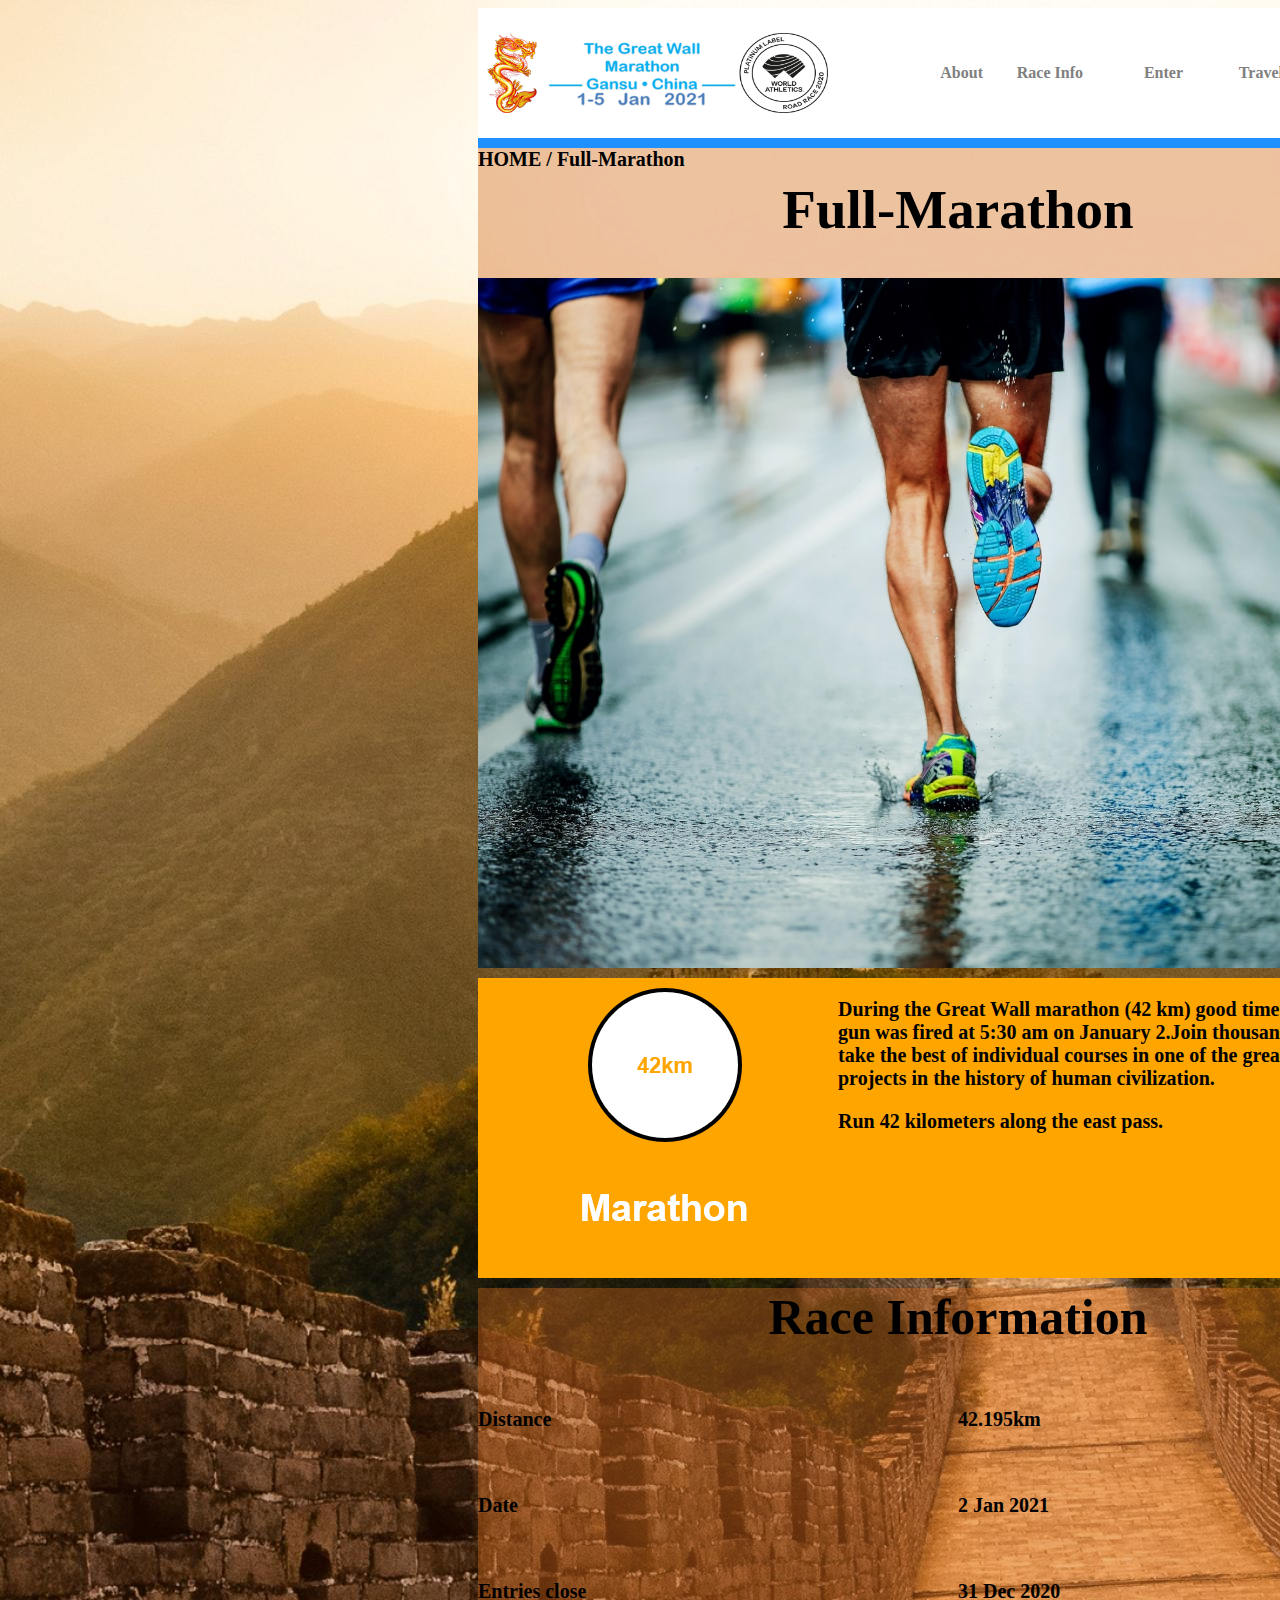
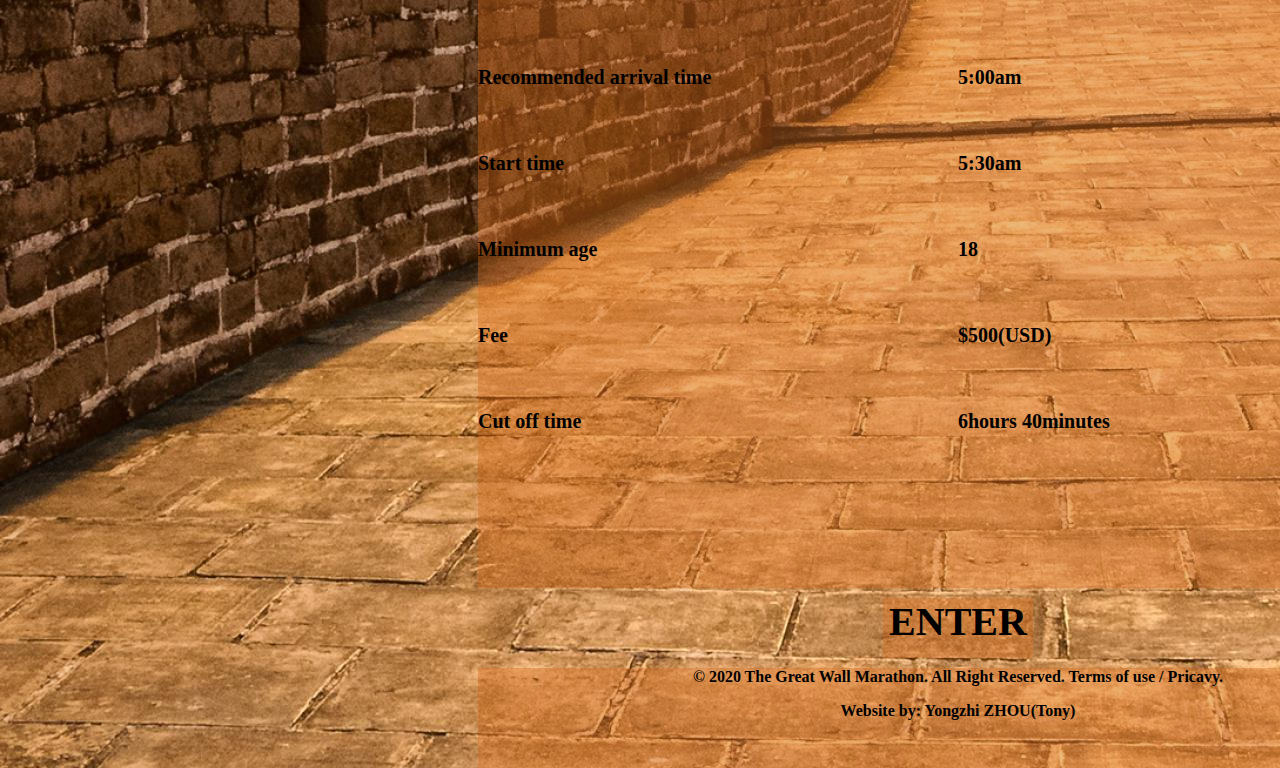
<file: HTML/42km.html>
<!DOCTYPE html>
<html lang="en">
<head>
    <meta charset="UTF-8">
    <meta name="viewport" content="width=device-width, initial-scale=1.0">
    <title>Document</title>
    <link rel="stylesheet" href="../CSS/42km.css">
</head>
<body>
    <div id="Header">
        <div class="Header-left">
            <img src="../Image/Title.png" > 
        </div>
        <div class="Header-right" >
            <div class="nav"id="intro">
                <ul class="first-menu">
                    <li class="first-list hover-area hover-area-about"><a class="first-nav" href="#">About</a></li>
                    <li class="first-list hover-area hover-area-race-info"><a class="first-nav" href="#">Race Info</a></li>
                    <li class="first-list hover-area hover-area-enter"><a class="first-nav" href="#">Enter</a></li>
                    <li class="first-list hover-area hover-area-travel"><a class="first-nav" href="#">Travel</a></li>
                    <li class="first-list hover-area hover-area-contact"><a class="first-nav" href="#">Contact</a></li>
                </ul>
            </div>
        </div>
    </div>

    <div class="bar hover-area"></div>
    
    <div id="submenu-content-area">
        <div class="sub-menu hover-area hover-area-about-content">
            <ul class="second-menu-1">
                <li class="second-list"><a href="../Index.html">HOME</a></li>
                <li class="second-list"><a href="../HTML/GreatWall.html">The Great Wall</a></li>
                <li class="second-list"><a href="../HTML/marathon.html">Marathon</a></li>
            </ul>
        </div>

        <div class="sub-menu hover-area hover-area-race-info-content">
            <ul class="second-menu-1">
                <li class="second-list"><a href="../HTML/Super.html">Super Marathon</a></li>
                <li class="second-list"><a href="../HTML/42km.html">42km Marathon</a></li>
                <li class="second-list"><a href="../HTML/5km.html">Travel Junior running</a></li>
            </ul>
        </div>

        <div class="sub-menu hover-area hover-area-enter-content">
            <ul class="second-menu-1">
                <li class="second-list"><a href="../HTML/Enter.html">Enter</a></li>
            </ul>
        </div>

        <div class="sub-menu hover-area hover-area-travel-content">
            <ul class="second-menu-1">
                <li class="second-list"><a href="../HTML/Planeticket.html">Flight</a></li>
                <li class="second-list"><a href="../HTML/Hotel.html">Hotel</a></li>
            </ul>
        </div>

        
        <div class="sub-menu hover-area hover-area-contact-content">
            <ul class="second-menu-1">
                <li class="second-list"><a href="../HTML/Contact.html">Contact</a></li>
            </ul>
        </div>
    </div>
    <div class="header_botton">
        <div class="header_botton_1">
            <a href="../Index.html">HOME</a> / Full-Marathon
        </div>
        <div class="header_botton_2">
            Full-Marathon

        </div>
    </div>
    <div class="main">
        <img src="../Image/run.jpg"/>
    </div>
    <div class="main_middle">
        
        <div class="main_middle_A">
            <img src="../Image/42km-sign.png"/>
           
        </div>
        <div class="main_middle_B">
            <p>During the Great Wall marathon (42 km) good time run, the starter's gun was fired at 5:30 am on January 2.Join thousands of efforts to take the best of individual courses in one of the greatest architectural projects in the history of human civilization.
            </p>
            <p>Run 42 kilometers along the east pass.</p>
        </div>
    </div>
    <div class="main_middle_1">Race Information</div>
    <div class="main_botton">
        <div class="main_botton_1">
            
            <p>Distance</p><br>
            
            <p>Date</p><br>

            
            <p>Entries close</p><br>
          
            <p>Recommended arrival time</p><br>
          
            <p>Start time</p><br>
           
            <p>Minimum age</p><br>
          
            <p>Fee</p><br>
           
            <p>Cut off time</p><br>
        </div>
        <div class="main_botton_2">
            <p>42.195km</p><br>
            <p>2 Jan 2021</p><br>
            <p>31 Dec 2020</p><br>
            <p>5:00am</p><br>
            <p>5:30am</p><br>
            <p>18</p><br>
            <p>$500(USD)</p><br>
            <p>6hours 40minutes</p><br>
        </div>
    </div> 
    <div class="botton">
        <a href="../HTML/Enter.html">ENTER</a>
    </div>
    <div class="botton_botton">
        <p>© 2020 The Great Wall Marathon. All Right Reserved. Terms of use / Pricavy.</p>
        <p>Website by: Yongzhi ZHOU(Tony)</p>
    </div>
</body>

<script type="text/JavaScript" src="../Javascript/jquery-3.5.1.js"></script>
<script type="text/JavaScript" src="../Javascript/navigation chart C.js"></script>
<script type="text/JavaScript" src="../Javascript/navigation chart B.js"></script>

</html>
</file>
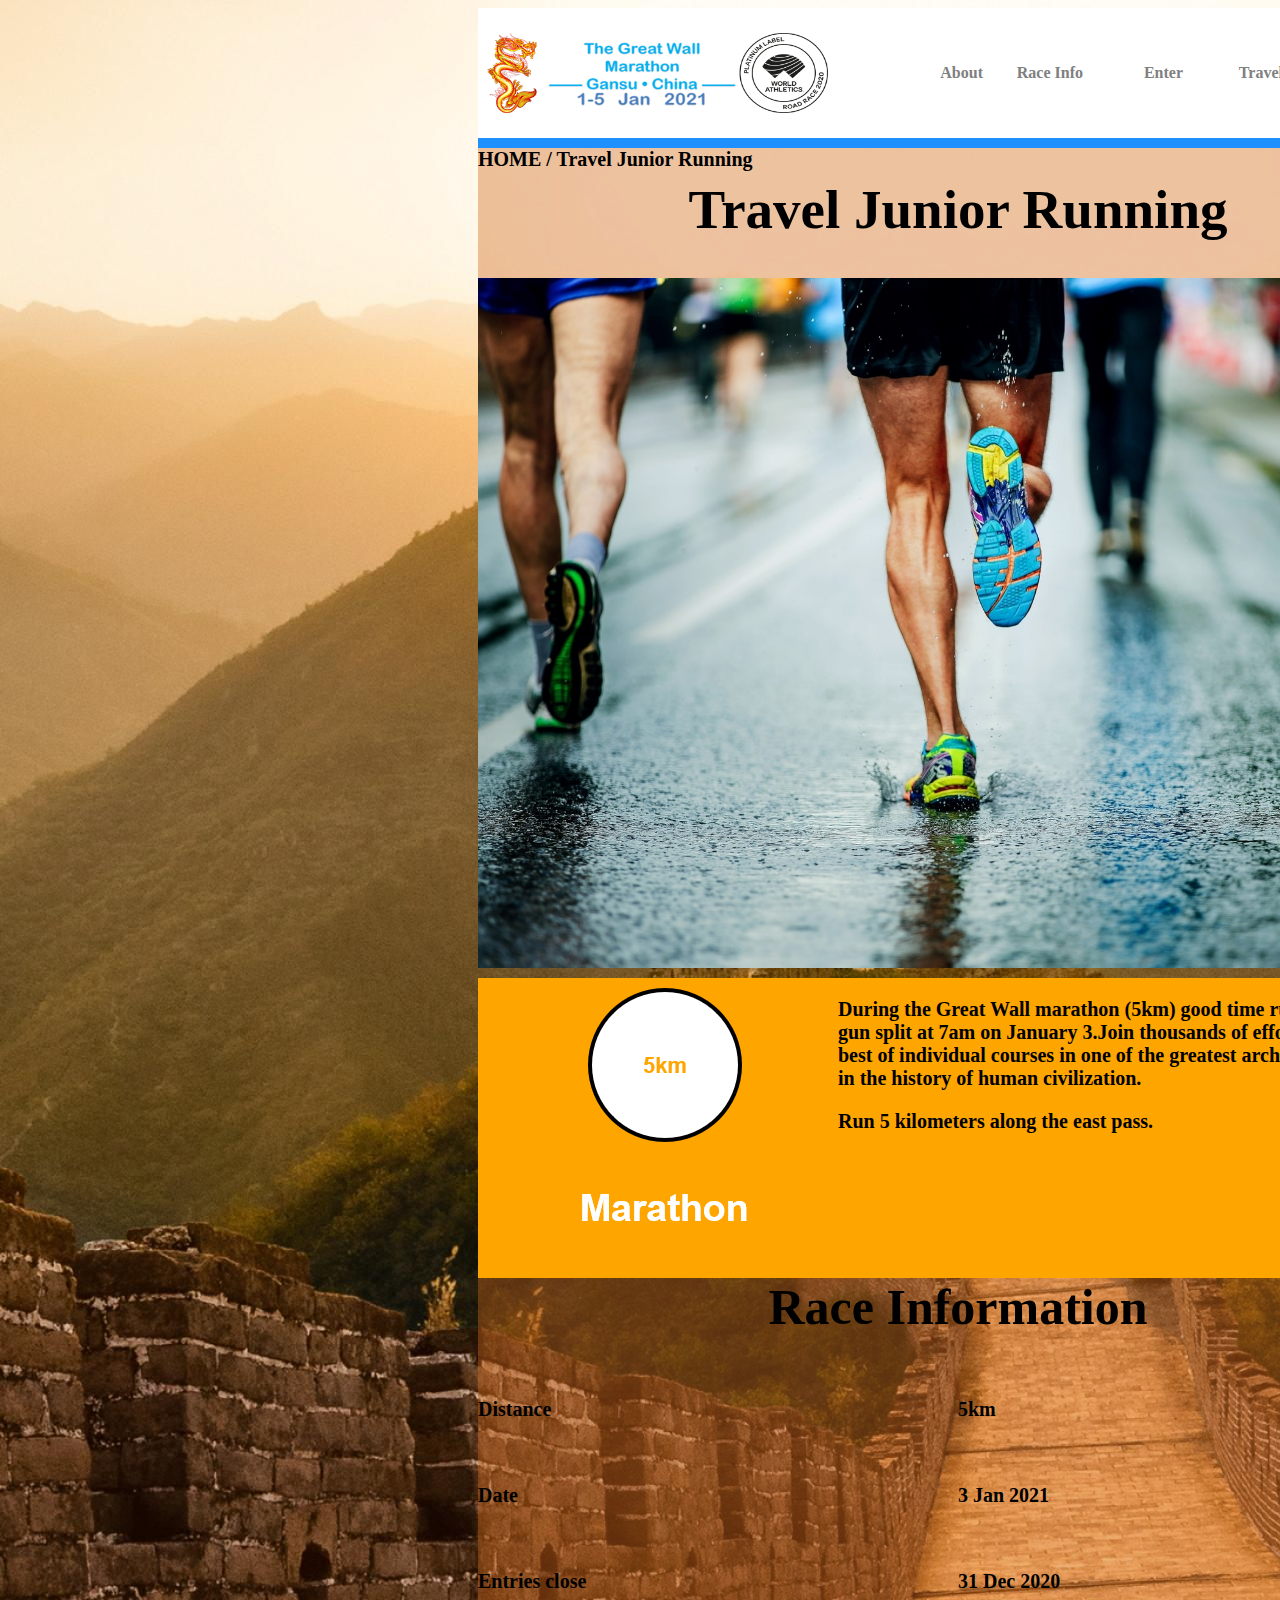
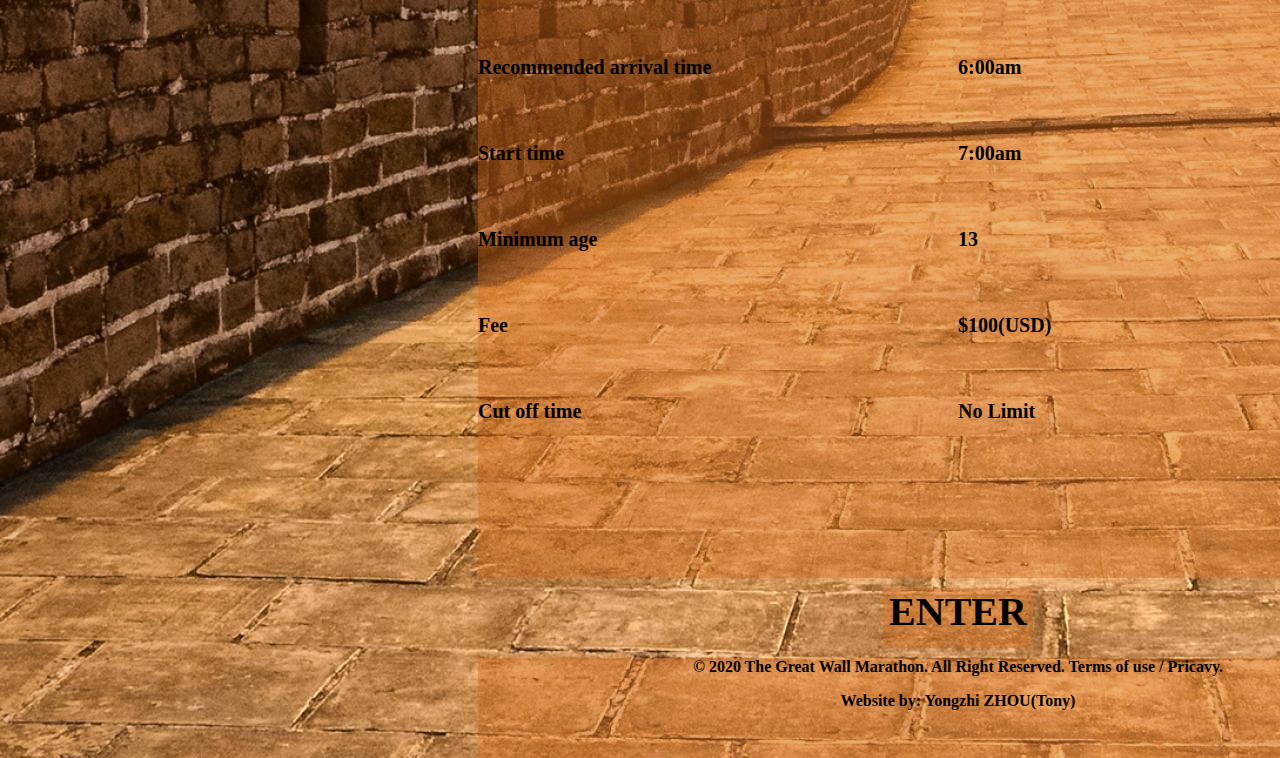
<file: HTML/5km.html>
<!DOCTYPE html>
<html lang="en">
<head>
    <meta charset="UTF-8">
    <meta name="viewport" content="width=device-width, initial-scale=1.0">
    <title>Document</title>
    <link rel="stylesheet" href="../CSS/5km.css">
</head>
<body>
    <div id="Header">
        <div class="Header-left">
            <img src="../Image/Title.png" > 
        </div>
        <div class="Header-right" >
            <div class="nav"id="intro">
                <ul class="first-menu">
                    <li class="first-list hover-area hover-area-about"><a class="first-nav" href="#">About</a></li>
                    <li class="first-list hover-area hover-area-race-info"><a class="first-nav" href="#">Race Info</a></li>
                    <li class="first-list hover-area hover-area-enter"><a class="first-nav" href="#">Enter</a></li>
                    <li class="first-list hover-area hover-area-travel"><a class="first-nav" href="#">Travel</a></li>
                    <li class="first-list hover-area hover-area-contact"><a class="first-nav" href="#">Contact</a></li>
                </ul>
            </div>
        </div>
    </div>

    <div class="bar hover-area"></div>
    
    <div id="submenu-content-area">
        <div class="sub-menu hover-area hover-area-about-content">
            <ul class="second-menu-1">
                <li class="second-list"><a href="../Index.html">HOME</a></li>
                <li class="second-list"><a href="../HTML/GreatWall.html">The Great Wall</a></li>
                <li class="second-list"><a href="../HTML/marathon.html">Marathon</a></li>
            </ul>
        </div>

        <div class="sub-menu hover-area hover-area-race-info-content">
            <ul class="second-menu-1">
                <li class="second-list"><a href="../HTML/Super.html">Super Marathon</a></li>
                <li class="second-list"><a href="../HTML/42km.html">42km Marathon</a></li>
                <li class="second-list"><a href="../HTML/5km.html">Travel Junior running</a></li>
            </ul>
        </div>

        <div class="sub-menu hover-area hover-area-enter-content">
            <ul class="second-menu-1">
                <li class="second-list"><a href="../HTML/Enter.html">Enter</a></li>
            </ul>
        </div>

        <div class="sub-menu hover-area hover-area-travel-content">
            <ul class="second-menu-1">
                <li class="second-list"><a href="../HTML/Planeticket.html">Flight</a></li>
                <li class="second-list"><a href="../HTML/Hotel.html">Hotel</a></li>
            </ul>
        </div>

        
        <div class="sub-menu hover-area hover-area-contact-content">
            <ul class="second-menu-1">
                <li class="second-list"><a href="../HTML/Contact.html">Contact</a></li>
            </ul>
        </div>
        
    </div>
    
    <div class="header_botton">
        <div class="header_botton_1">
            <a href="../Index.html">HOME</a> / Travel Junior Running
        </div>
        <div class="header_botton_2">
            Travel Junior Running

        </div>
    </div>


    <div class="main">
        <img src="../Image/run.jpg"/>
    </div>
    <div class="main_middle">
        
        <div class="main_middle_A">
            <img src="../Image/5km-sign.png"/>
           
        </div>
        <div class="main_middle_B">
            <p>During the Great Wall marathon (5km) good time run, the starter's gun split at 7am on January 3.Join thousands of efforts to take the best of individual courses in one of the greatest architectural projects in the history of human civilization.</p>
            <p>Run 5 kilometers along the east pass.</p>
        </div>
    </div>
    <div class="main_middle_1">Race Information</div>
    <div class="main_botton">
        <div class="main_botton_1">
            
            <p>Distance</p><br>
            
            <p>Date</p><br>

            
            <p>Entries close</p><br>
          
            <p>Recommended arrival time</p><br>
          
            <p>Start time</p><br>
           
            <p>Minimum age</p><br>
          
            <p>Fee</p><br>
           
            <p>Cut off time</p><br>
        </div>
        <div class="main_botton_2">
            <p>5km</p><br>
            <p>3 Jan 2021</p><br>
            <p>31 Dec 2020</p><br>
            <p>6:00am</p><br>
            <p>7:00am</p><br>
            <p>13</p><br>
            <p>$100(USD)</p><br>
            <p>No Limit</p><br>
        </div>
    </div> 
    <div class="botton">
        <a href="../HTML/Enter.html">ENTER</a>
    </div>
    <div class="botton_botton">
        <p>© 2020 The Great Wall Marathon. All Right Reserved. Terms of use / Pricavy.</p>
        <p>Website by: Yongzhi ZHOU(Tony)</p>
    </div>
</body>

    <script type="text/JavaScript" src="../Javascript/jquery-3.5.1.js"></script>
    <script type="text/JavaScript" src="../Javascript/navigation chart C.js"></script>
    <script type="text/JavaScript" src="../Javascript/navigation chart B.js"></script>

</html>
</file>
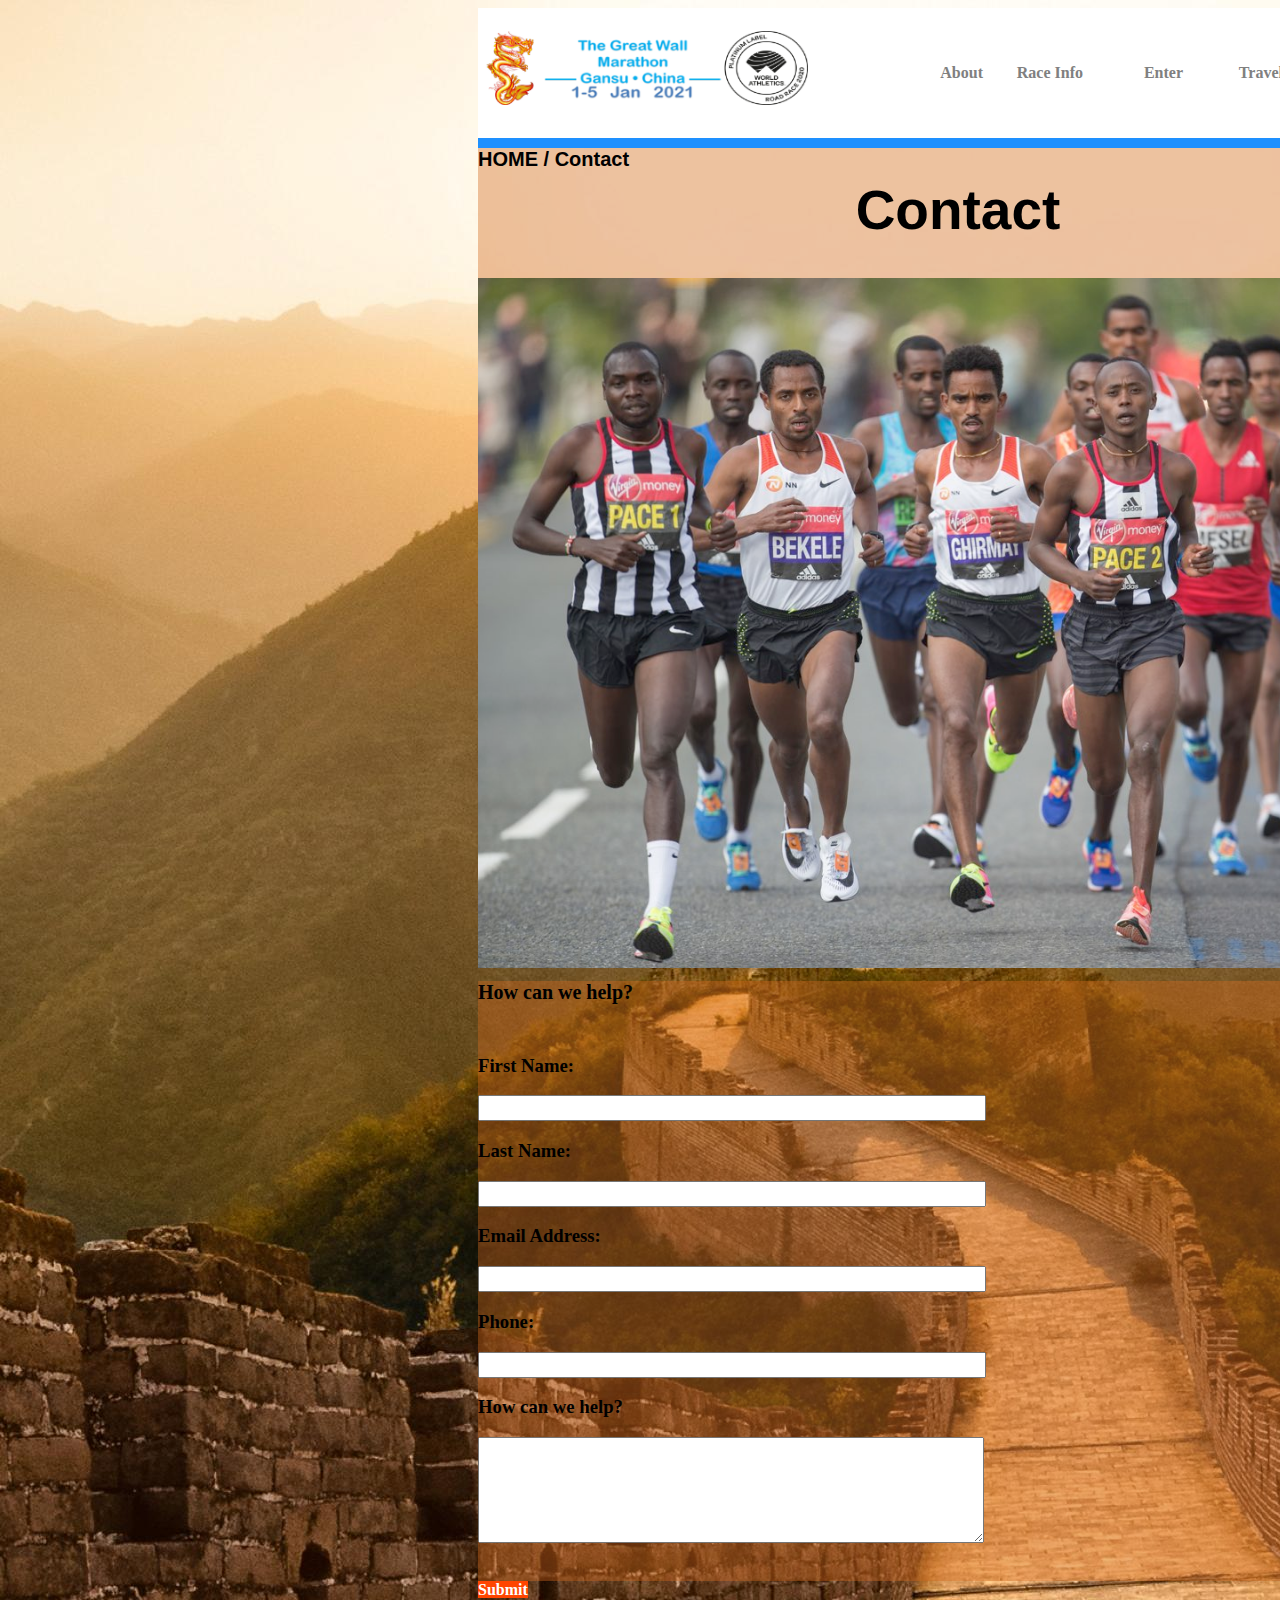
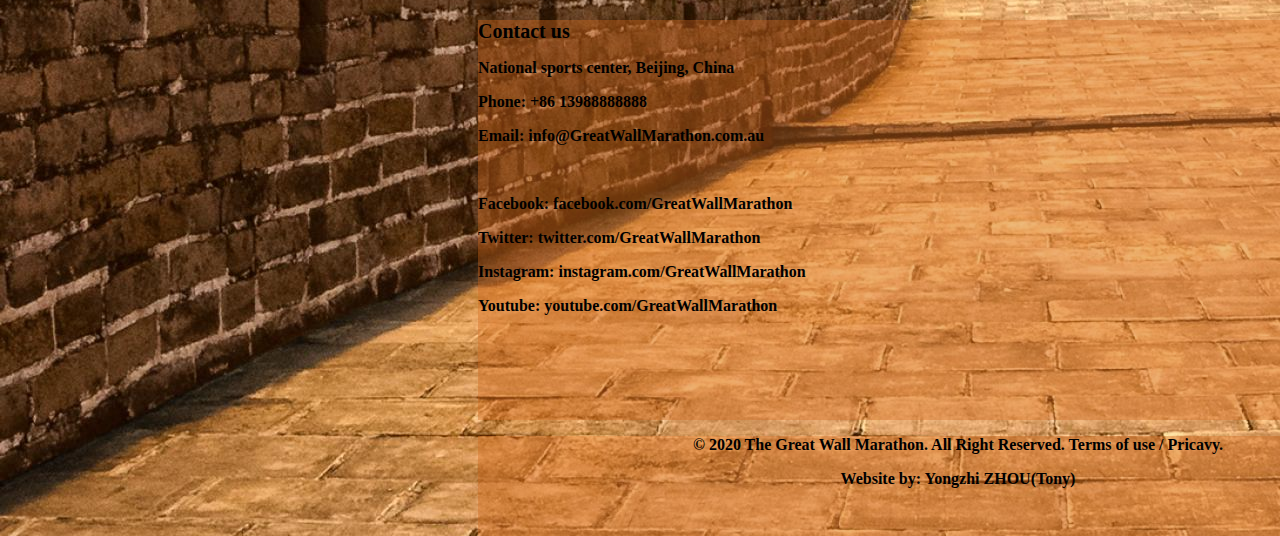
<file: HTML/Contact.html>
<!DOCTYPE html>
<html lang="en">
<head>
    <meta charset="UTF-8">
    <meta name="viewport" content="width=device-width, initial-scale=1.0">
    <title>Document</title>
    <link rel="stylesheet" href="../CSS/Contact.css">
</head>
<body>
    <div id="Header">
        <div class="Header-left">
            <img src="../Image/Title.png" > 
        </div>
        <div class="Header-right" >
            <div class="nav"id="intro">
                <ul class="first-menu">
                    <li class="first-list hover-area hover-area-about"><a class="first-nav" href="#">About</a></li>
                    <li class="first-list hover-area hover-area-race-info"><a class="first-nav" href="#">Race Info</a></li>
                    <li class="first-list hover-area hover-area-enter"><a class="first-nav" href="#">Enter</a></li>
                    <li class="first-list hover-area hover-area-travel"><a class="first-nav" href="#">Travel</a></li>
                    <li class="first-list hover-area hover-area-contact"><a class="first-nav" href="#">Contact</a></li>
                </ul>
            </div>
        </div>
    </div>

    <div class="bar hover-area"></div>
    
    <div id="submenu-content-area">
        <div class="sub-menu hover-area hover-area-about-content">
            <ul class="second-menu-1">
                <li class="second-list"><a href="../Index.html">HOME</a></li>
                <li class="second-list"><a href="../HTML/GreatWall.html">The Great Wall</a></li>
                <li class="second-list"><a href="../HTML/marathon.html">Marathon</a></li>
            </ul>
        </div>

        <div class="sub-menu hover-area hover-area-race-info-content">
            <ul class="second-menu-1">
                <li class="second-list"><a href="../HTML/Super.html">Super Marathon</a></li>
                <li class="second-list"><a href="../HTML/42km.html">42km Marathon</a></li>
                <li class="second-list"><a href="../HTML/5km.html">Travel Junior running</a></li>
            </ul>
        </div>

        <div class="sub-menu hover-area hover-area-enter-content">
            <ul class="second-menu-1">
                <li class="second-list"><a href="../HTML/Enter.html">Enter</a></li>
            </ul>
        </div>

        <div class="sub-menu hover-area hover-area-travel-content">
            <ul class="second-menu-1">
                <li class="second-list"><a href="../HTML/Planeticket.html">Flight</a></li>
                <li class="second-list"><a href="../HTML/Hotel.html">Hotel</a></li>
            </ul>
        </div>

        
        <div class="sub-menu hover-area hover-area-contact-content">
            <ul class="second-menu-1">
                <li class="second-list"><a href="../HTML/Contact.html">Contact</a></li>
            </ul>
        </div>
    </div>
    <div class="header_botton">
        <div class="header_botton_1">
            <a href="../Index.html">HOME</a> / Contact
        </div>
        <div class="header_botton_2">
            Contact

        </div>
    </div>


    <div class="main">
        <img src="../Image/Contact-image.jpg"/>
    </div>
    
    <div class="botton">
        <h1>How can we help?</h1><br>
        <h3>First Name:</h3>
        <input name="" type="text" style="width:500px; height:20px;" />
        <h3>Last Name:</h3>
        <input name="" type="text" style="width:500px; height:20px;" />
        <h3>Email Address:</h3>
        <input name="" type="text" style="width:500px; height:20px;" />
        <h3>Phone:</h3>
        <input name="" type="text" style="width:500px; height:20px;" />
        <h3>How can we help?</h3>
        <textarea name="" clos=",50" rows="5" warp="virtual" style="width: 500px; height: 100px;"></textarea>
    </div>
    <div class="botton_get">
        <a href="">Submit</a>
    </div>
    <div class="botton_middle">
       
        <h1>Contact us</h1>
        <p>National sports center, Beijing, China</p>
        <p>Phone: +86 13988888888</p>
        <p>Email: info@GreatWallMarathon.com.au</p><br>

        <p>Facebook: facebook.com/GreatWallMarathon</p>
        <p>Twitter: twitter.com/GreatWallMarathon</p>
        <p>Instagram: instagram.com/GreatWallMarathon</p>
        <p>Youtube: youtube.com/GreatWallMarathon</p>
    </div>
    <div class="botton_botton">
        <p>© 2020 The Great Wall Marathon. All Right Reserved. Terms of use / Pricavy.</p>
        <p>Website by: Yongzhi ZHOU(Tony)</p>
    </div>
</body>

<script type="text/JavaScript" src="../Javascript/jquery-3.5.1.js"></script>
<script type="text/JavaScript" src="../Javascript/navigation chart C.js"></script>
<script type="text/JavaScript" src="../Javascript/navigation chart B.js"></script>

</html>
</file>
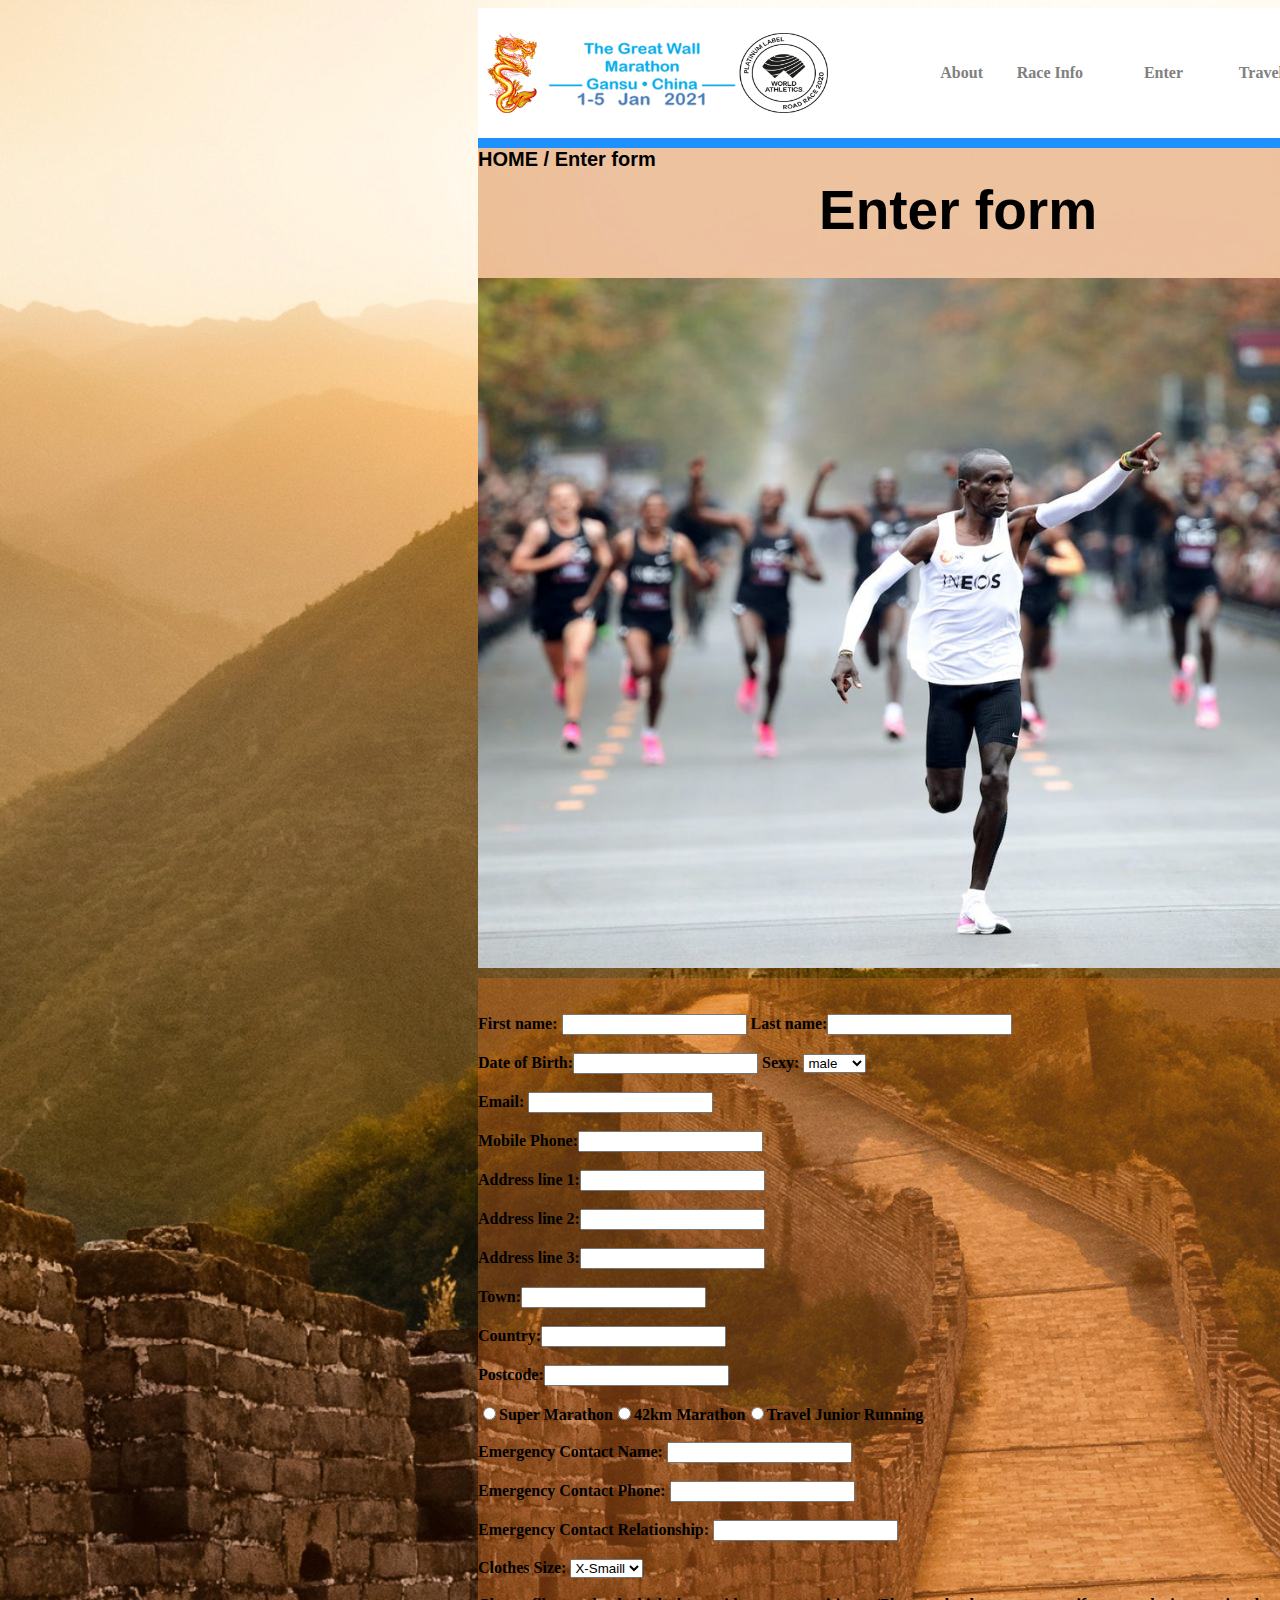
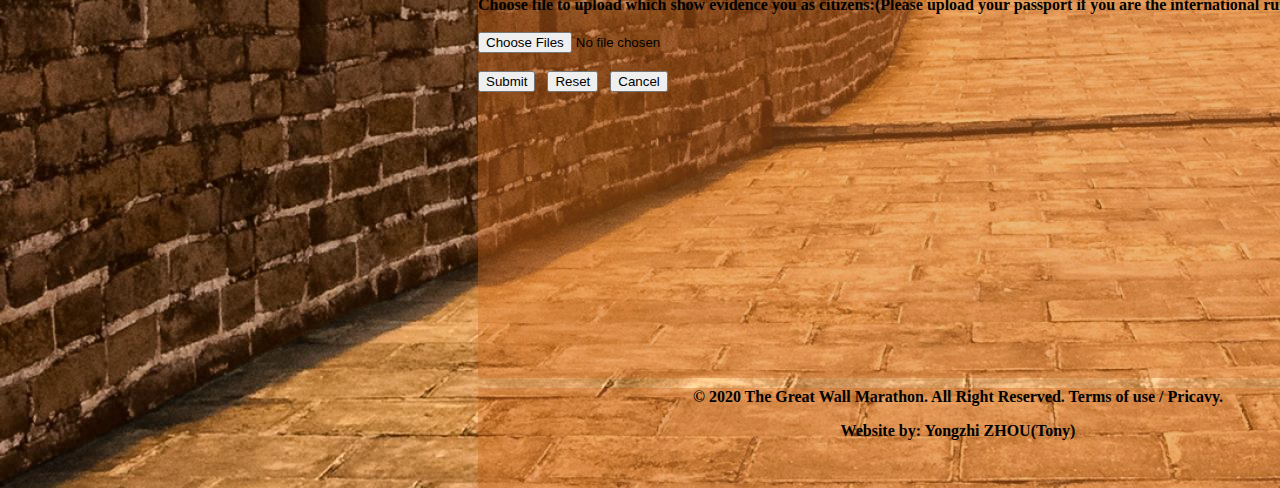
<file: HTML/Enter.html>
<!DOCTYPE html>
<html lang="en">
<head>
    <meta charset="UTF-8">
    <meta name="viewport" content="width=device-width, initial-scale=1.0">
    <title>Document</title>
    <link rel="stylesheet" href="../CSS/enter.css">
</head>
<body>
    <div id="Header">
        <div class="Header-left">
            <img src="../Image/Title.png" > 
        </div>
        <div class="Header-right" >
            <div class="nav"id="intro">
                <ul class="first-menu">
                    <li class="first-list hover-area hover-area-about"><a class="first-nav" href="#">About</a></li>
                    <li class="first-list hover-area hover-area-race-info"><a class="first-nav" href="#">Race Info</a></li>
                    <li class="first-list hover-area hover-area-enter"><a class="first-nav" href="#">Enter</a></li>
                    <li class="first-list hover-area hover-area-travel"><a class="first-nav" href="#">Travel</a></li>
                    <li class="first-list hover-area hover-area-contact"><a class="first-nav" href="#">Contact</a></li>
                </ul>
            </div>
        </div>
    </div>

    <div class="bar hover-area"></div>
    
    <div id="submenu-content-area">
        <div class="sub-menu hover-area hover-area-about-content">
            <ul class="second-menu-1">
                <li class="second-list"><a href="../Index.html">HOME</a></li>
                <li class="second-list"><a href="../HTML/GreatWall.html">The Great Wall</a></li>
                <li class="second-list"><a href="../HTML/marathon.html">Marathon</a></li>
            </ul>
        </div>

        <div class="sub-menu hover-area hover-area-race-info-content">
            <ul class="second-menu-1">
                <li class="second-list"><a href="../HTML/Super.html">Super Marathon</a></li>
                <li class="second-list"><a href="../HTML/42km.html">42km Marathon</a></li>
                <li class="second-list"><a href="../HTML/5km.html">Travel Junior running</a></li>
            </ul>
        </div>

        <div class="sub-menu hover-area hover-area-enter-content">
            <ul class="second-menu-1">
                <li class="second-list"><a href="../HTML/Enter.html">Enter</a></li>
            </ul>
        </div>

        <div class="sub-menu hover-area hover-area-travel-content">
            <ul class="second-menu-1">
                <li class="second-list"><a href="../HTML/Planeticket.html">Flight</a></li>
                <li class="second-list"><a href="../HTML/Hotel.html">Hotel</a></li>
            </ul>
        </div>

        
        <div class="sub-menu hover-area hover-area-contact-content">
            <ul class="second-menu-1">
                <li class="second-list"><a href="../HTML/Contact.html">Contact</a></li>
            </ul>
        </div>
    </div>

    <div class="header_botton">
        <div class="header_botton_1">
            <a href="../Index.html">HOME</a> / Enter form
        </div>
        <div class="header_botton_2">
            Enter form

        </div>
    </div>
    <div class="main">
        <img src="../Image/Enter-A.jpg"/>
    </div>
    <div class="main_middle">
        <form>
            <br><br>
            First name: <input type="text"> Last name:<input type="text"><br><br>
            Date of Birth:<input type="text">     
            Sexy: 
            <select>
                <option value="male">male</option>
                <option value="female">female</option>
            </select><br><br> 
            Email: <input type="text"><br><br>Mobile Phone:<input type="text"><br><br>
            Address line 1:<input type="text"><br><br>
            Address line 2:<input type="text"><br><br>
            Address line 3:<input type="text"><br><br>
            Town:<input type="text"><br><br>
            Country:<input type="text"><br><br>
            Postcode:<input type="text"><br><br>
            <input type="radio" name="sorts" value="marathon">Super Marathon<input type="radio" name="sorts" value="marathon">42km Marathon<input type="radio" name="sorts" value="marathon">Travel Junior Running<br><br>
            Emergency Contact Name: <input type="text"> <br><br>
            Emergency Contact Phone: <input type="text"> <br><br>
            Emergency Contact Relationship: <input type="text"> <br><br>
            Clothes Size: 
            <select>
                <option value="X-Smaill">X-Smaill</option>
                <option value="Small">Small</option>
                <option value="Medium">Medium</option>
                <option value="Large">Large</option>
                <option value="X_Large">X_Large</option>
                <option value="XXL">XXL</option>
            </select><br><br> 
            <label for="file">Choose file to upload which show evidence you as citizens:(Please upload your passport if you are the international runner)</label><br><br>
            <input type="file" id="file" name="file" multiple><br><br>
            <button>Submit</button>&nbsp;&nbsp;&nbsp;<button>Reset</button>&nbsp;&nbsp;&nbsp;<button>Cancel</button>
        </form>       
    </div>
    
    <div class="botton_botton">
        <p>© 2020 The Great Wall Marathon. All Right Reserved. Terms of use / Pricavy.</p>
        <p>Website by: Yongzhi ZHOU(Tony)</p>
    </div>
</body>

<script type="text/JavaScript" src="../Javascript/jquery-3.5.1.js"></script>
<script type="text/JavaScript" src="../Javascript/navigation chart C.js"></script>
<script type="text/JavaScript" src="../Javascript/navigation chart B.js"></script>

</html>
</file>
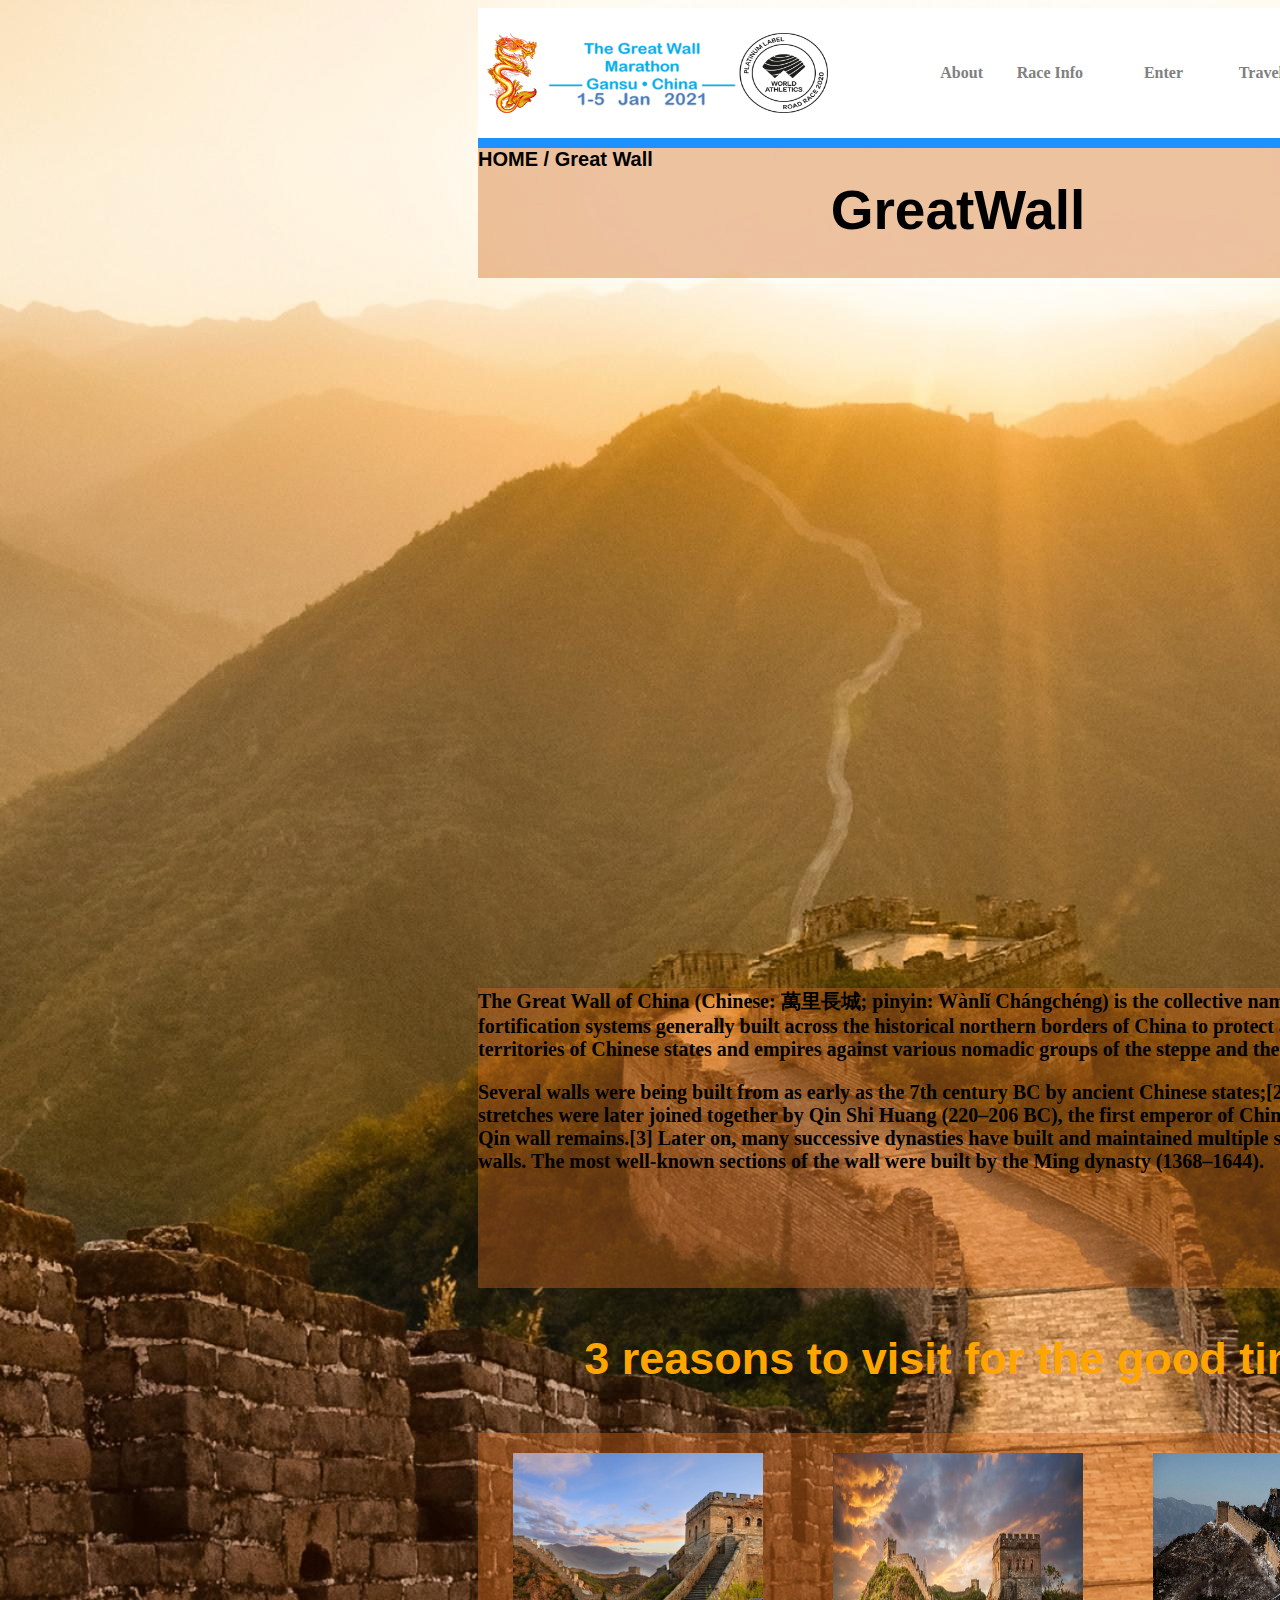
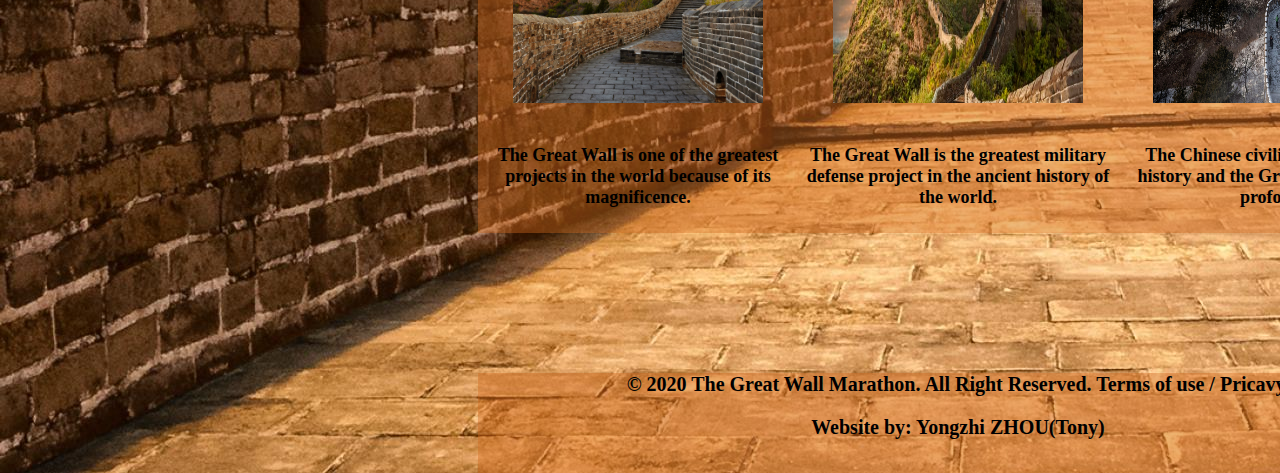
<file: HTML/GreatWall.html>
<!DOCTYPE html>
<html lang="en">
<head>
    <meta charset="UTF-8">
    <meta name="viewport" content="width=device-width, initial-scale=1.0">
    <title>Document</title>
    <link rel="stylesheet" href="../CSS/GreatWall.css">
</head>
<body>
    <div id="Header">
        <div class="Header-left">
            <img src="../Image/Title.png" > 
        </div>
        <div class="Header-right" >
            <div class="nav"id="intro">
                <ul class="first-menu">
                    <li class="first-list hover-area hover-area-about"><a class="first-nav" href="#">About</a></li>
                    <li class="first-list hover-area hover-area-race-info"><a class="first-nav" href="#">Race Info</a></li>
                    <li class="first-list hover-area hover-area-enter"><a class="first-nav" href="#">Enter</a></li>
                    <li class="first-list hover-area hover-area-travel"><a class="first-nav" href="#">Travel</a></li>
                    <li class="first-list hover-area hover-area-contact"><a class="first-nav" href="#">Contact</a></li>
                </ul>
            </div>
        </div>
    </div>

    <div class="bar hover-area"></div>
    
    <div id="submenu-content-area">
        <div class="sub-menu hover-area hover-area-about-content">
            <ul class="second-menu-1">
                <li class="second-list"><a href="../Index.html">HOME</a></li>
                <li class="second-list"><a href="../HTML/GreatWall.html">The Great Wall</a></li>
                <li class="second-list"><a href="../HTML/marathon.html">Marathon</a></li>
            </ul>
        </div>

        <div class="sub-menu hover-area hover-area-race-info-content">
            <ul class="second-menu-1">
                <li class="second-list"><a href="../HTML/Super.html">Super Marathon</a></li>
                <li class="second-list"><a href="../HTML/42km.html">42km Marathon</a></li>
                <li class="second-list"><a href="../HTML/5km.html">Travel Junior running</a></li>
            </ul>
        </div>

        <div class="sub-menu hover-area hover-area-enter-content">
            <ul class="second-menu-1">
                <li class="second-list"><a href="../HTML/Enter.html">Enter</a></li>
            </ul>
        </div>

        <div class="sub-menu hover-area hover-area-travel-content">
            <ul class="second-menu-1">
                <li class="second-list"><a href="../HTML/Planeticket.html">Flight</a></li>
                <li class="second-list"><a href="../HTML/Hotel.html">Hotel</a></li>
            </ul>
        </div>

        
        <div class="sub-menu hover-area hover-area-contact-content">
            <ul class="second-menu-1">
                <li class="second-list"><a href="../HTML/Contact.html">Contact</a></li>
            </ul>
        </div>
    </div>
    <div class="header_botton">
        <div class="header_botton_1">
            <a href="../Index.html">HOME</a> / Great Wall
        </div>
        <div class="header_botton_2">
            GreatWall

        </div>
    </div>
    <div class="main_top">
        <iframe width="960" height="690" src="https://www.youtube.com/embed/OEbZ5Y-sxAo" frameborder="0" allow="accelerometer; autoplay; encrypted-media; gyroscope; picture-in-picture" allowfullscreen></iframe>
    </div>
    <div class="main_middle">
        <p>The Great Wall of China (Chinese: 萬里長城; pinyin: Wànlǐ Chángchéng) is the collective name of a series of fortification systems generally built across the historical northern borders of China to protect and consolidate territories of Chinese states and empires against various nomadic groups of the steppe and their polities. </p>
        <p>Several walls were being built from as early as the 7th century BC by ancient Chinese states;[2] selective stretches were later joined together by Qin Shi Huang (220–206 BC), the first emperor of China. Little of the Qin wall remains.[3] Later on, many successive dynasties have built and maintained multiple stretches of border walls. The most well-known sections of the wall were built by the Ming dynasty (1368–1644).</p>

        
    </div>
    <div class="botton_top">
        <p>3 reasons to visit for the good time</p>
    </div>
    <div class="botton">
        <div class="Body-left">
            <img src="../Image/GreatWall-A.png"/>
            <p>The Great Wall is one of the greatest projects in the world because of its magnificence.</p>
        </div>
        <div class="Body-middle">
            <img src="../Image/GreatWall-B.png"/>
            <p>The Great Wall is the greatest military defense project in the ancient history of the world.</p>
        </div>
        <div class="Body-right">
            <img src="../Image/GreatWall-C.png"/>
            <p>The Chinese civilization has a long history and the Great Wall culture is profound.</p>
        </div>
    </div>

    <div class="Footer">
        <p>© 2020 The Great Wall Marathon. All Right Reserved. Terms of use / Pricavy.</p>
        <p>Website by: Yongzhi ZHOU(Tony)</p>
    </div>
</body>

<script type="text/JavaScript" src="../Javascript/jquery-3.5.1.js"></script>
<script type="text/JavaScript" src="../Javascript/navigation chart D.js"></script>
<script type="text/JavaScript" src="../Javascript/navigation chart B.js"></script>

</html>
</file>
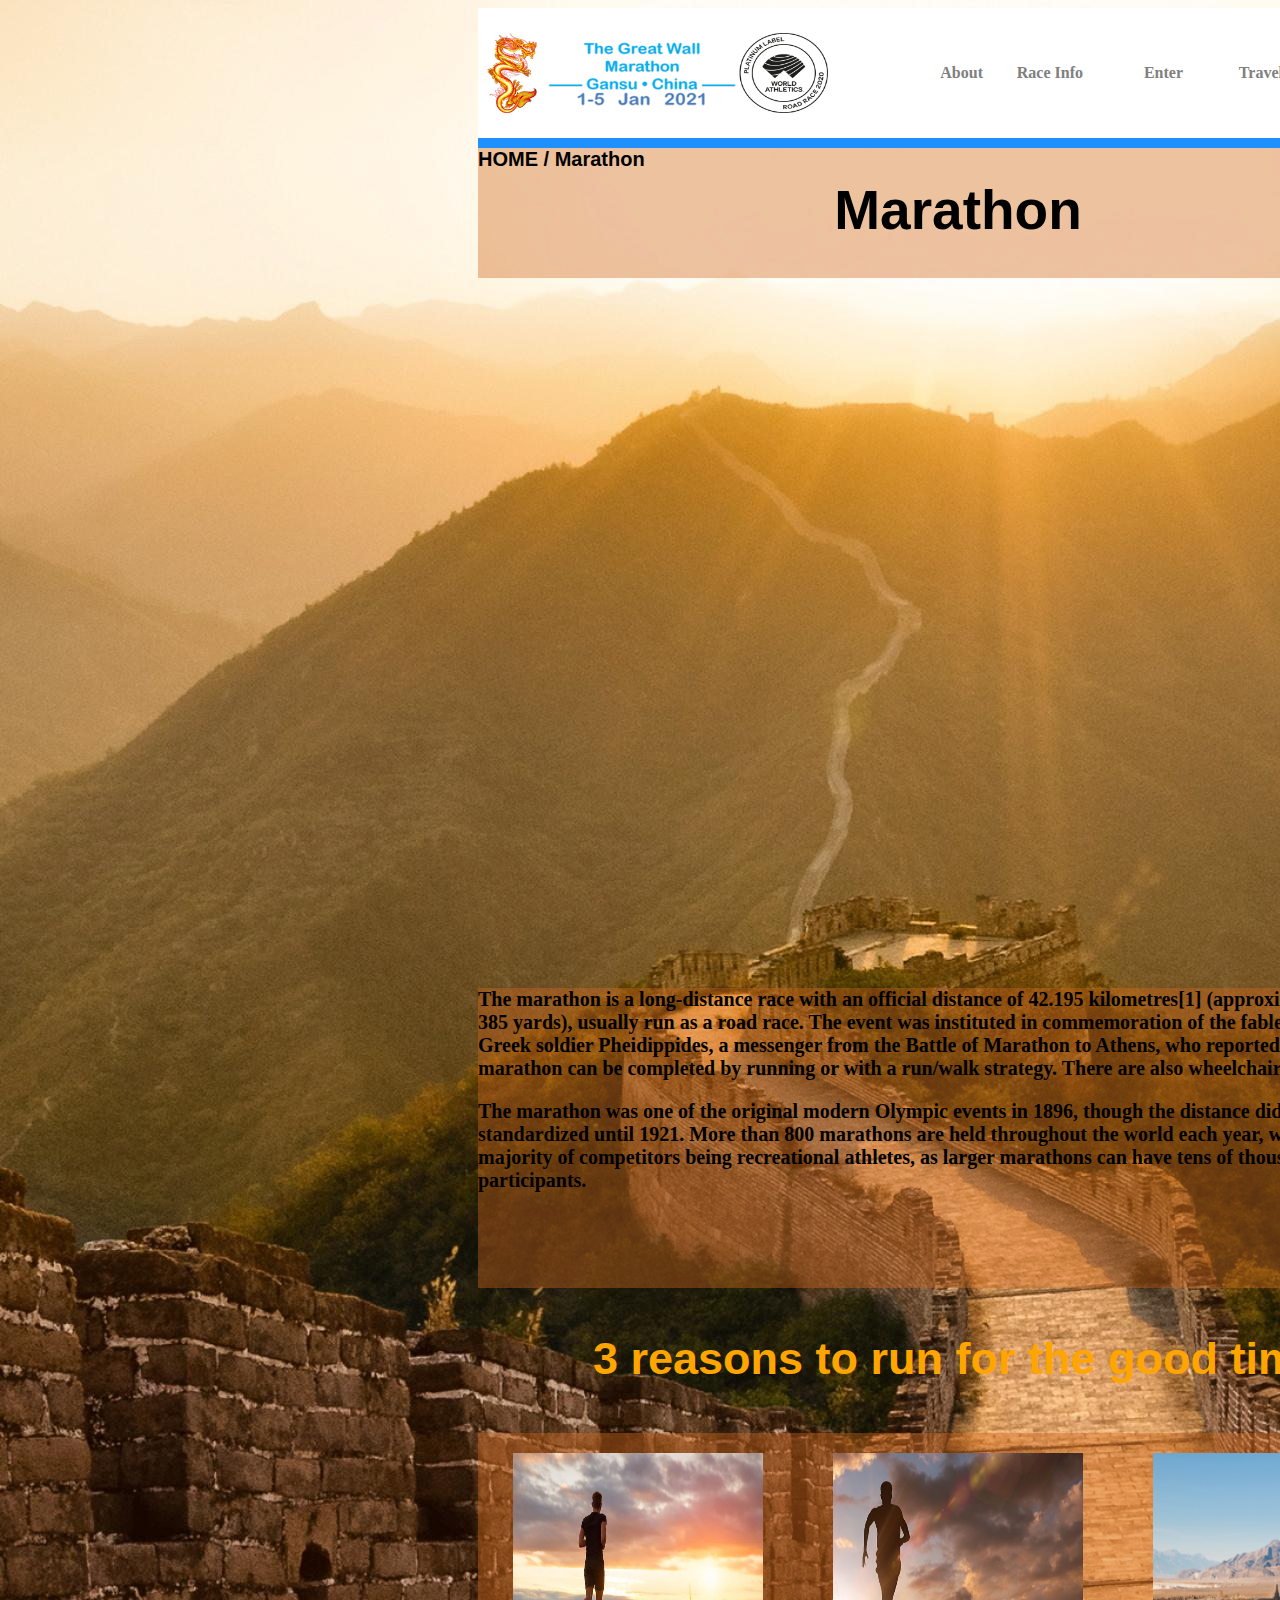
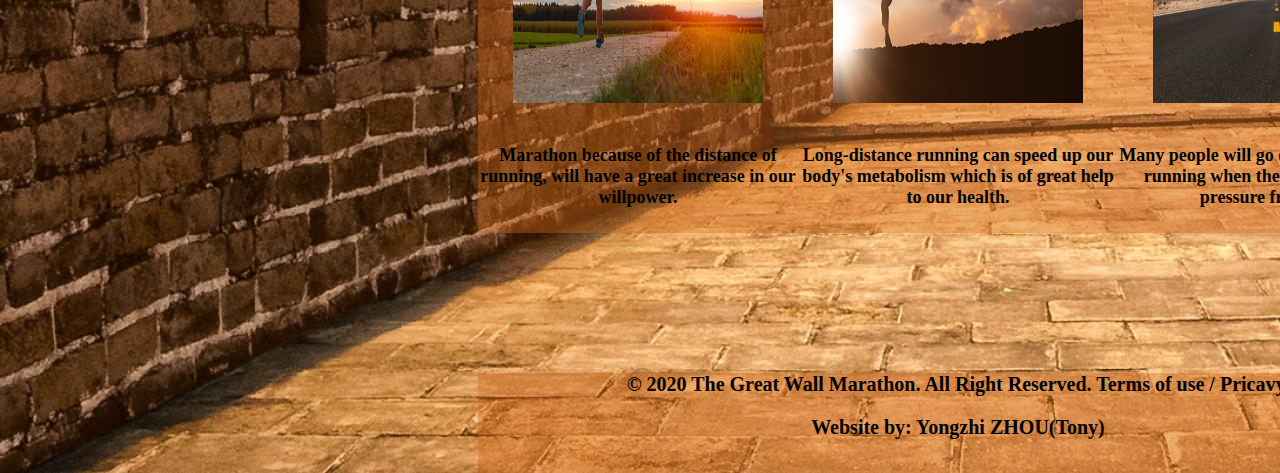
<file: HTML/marathon.html>
<!DOCTYPE html>
<html lang="en">
<head>
    <meta charset="UTF-8">
    <meta name="viewport" content="width=device-width, initial-scale=1.0">
    <title>Document</title>
    <link rel="stylesheet" href="../CSS/marathon.css">
</head>
<body>
    <div id="Header">
        <div class="Header-left">
            <img src="../Image/Title.png" > 
        </div>
        <div class="Header-right" >
            <div class="nav"id="intro">
                <ul class="first-menu">
                    <li class="first-list hover-area hover-area-about"><a class="first-nav" href="#">About</a></li>
                    <li class="first-list hover-area hover-area-race-info"><a class="first-nav" href="#">Race Info</a></li>
                    <li class="first-list hover-area hover-area-enter"><a class="first-nav" href="#">Enter</a></li>
                    <li class="first-list hover-area hover-area-travel"><a class="first-nav" href="#">Travel</a></li>
                    <li class="first-list hover-area hover-area-contact"><a class="first-nav" href="#">Contact</a></li>
                </ul>
            </div>
        </div>
    </div>

    <div class="bar hover-area"></div>
    
    <div id="submenu-content-area">
        <div class="sub-menu hover-area hover-area-about-content">
            <ul class="second-menu-1">
                <li class="second-list"><a href="../Index.html">HOME</a></li>
                <li class="second-list"><a href="../HTML/GreatWall.html">The Great Wall</a></li>
                <li class="second-list"><a href="../HTML/marathon.html">Marathon</a></li>
            </ul>
        </div>

        <div class="sub-menu hover-area hover-area-race-info-content">
            <ul class="second-menu-1">
                <li class="second-list"><a href="../HTML/Super.html">Super Marathon</a></li>
                <li class="second-list"><a href="../HTML/42km.html">42km Marathon</a></li>
                <li class="second-list"><a href="../HTML/5km.html">Travel Junior running </a></li>
            </ul>
        </div>

        <div class="sub-menu hover-area hover-area-enter-content">
            <ul class="second-menu-1">
                <li class="second-list"><a href="../HTML/Enter.html">Enter</a></li>
            </ul>
        </div>

        <div class="sub-menu hover-area hover-area-travel-content">
            <ul class="second-menu-1">
                <li class="second-list"><a href="../HTML/Planeticket.html">Flight</a></li>
                <li class="second-list"><a href="../HTML/Hotel.html">Hotel</a></li>
            </ul>
        </div>

        
        <div class="sub-menu hover-area hover-area-contact-content">
            <ul class="second-menu-1">
                <li class="second-list"><a href="../HTML/Contact.html">Contact</a></li>
            </ul>
        </div>
    </div>

    <div class="header_botton">
        <div class="header_botton_1">
            <a href="../Index.html">HOME</a> / Marathon
        </div>
        <div class="header_botton_2">
            Marathon

        </div>
    </div>
    <div class="main_top">
        <iframe width="960" height="690" src="https://www.youtube.com/embed/2WuB8BhUJrc" frameborder="0" allow="accelerometer; autoplay; encrypted-media; gyroscope; picture-in-picture" allowfullscreen></iframe>
    </div>
    <div class="main_middle">
        <p>The marathon is a long-distance race with an official distance of 42.195 kilometres[1] (approximately 26 miles 385 yards), usually run as a road race. The event was instituted in commemoration of the fabled run of the Greek soldier Pheidippides, a messenger from the Battle of Marathon to Athens, who reported the victory. The marathon can be completed by running or with a run/walk strategy. There are also wheelchair divisions.</p>

        <p>The marathon was one of the original modern Olympic events in 1896, though the distance did not become standardized until 1921. More than 800 marathons are held throughout the world each year, with the vast majority of competitors being recreational athletes, as larger marathons can have tens of thousands of participants.</p>
    </div>
    <div class="botton_top">
        <p>3 reasons to run for the good time</p>
    </div>
    <div class="botton">
        <div class="Body-left">
            <img src="../Image/Marathon-B.png"/>
            <p>Marathon because of the distance of running,  will have a great increase in our willpower.</p>
        </div>
        <div class="Body-middle">
            <img src="../Image/Marathon-C.png"/>
            <p>Long-distance running can speed up our body's metabolism which is of great help to our health.</p>
        </div>
        <div class="Body-right">
            <img src="../Image/Marathon-A.png"/>
            <p>Many people will go out for long-distance running when they are under great pressure from work.</p>
        </div>
    </div>


    
    <div class="Footer">
        <p>© 2020 The Great Wall Marathon. All Right Reserved. Terms of use / Pricavy.</p>
        <p>Website by: Yongzhi ZHOU(Tony)</p>
    </div>
</body>

<script type="text/JavaScript" src="../Javascript/jquery-3.5.1.js"></script>
<script type="text/JavaScript" src="../Javascript/navigation chart D.js"></script>
<script type="text/JavaScript" src="../Javascript/navigation chart B.js"></script>
</html>
</file>
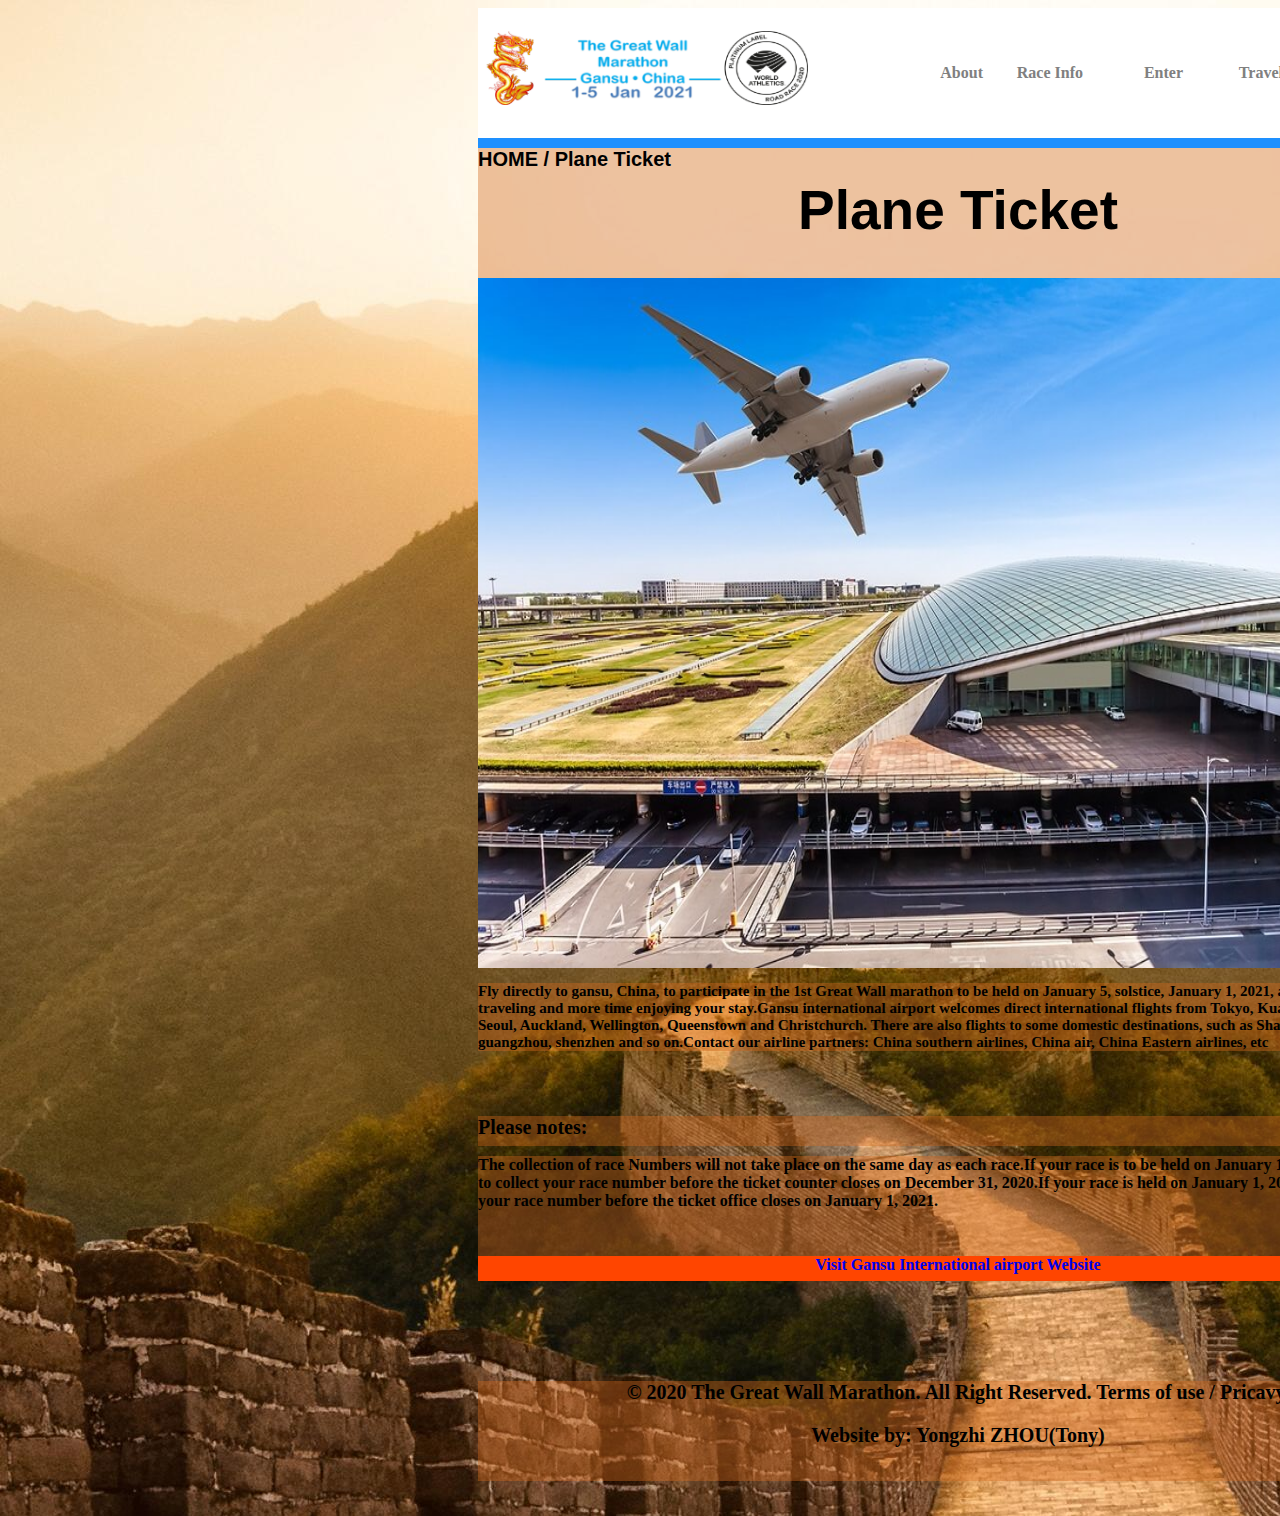
<file: HTML/Planeticket.html>
<!DOCTYPE html>
<html lang="en">
<head>
    <meta charset="UTF-8">
    <meta name="viewport" content="width=device-width, initial-scale=1.0">
    <title>Document</title>
    <link rel="stylesheet" href="../CSS/Planeticket.css">
</head>
<body>
    <div id="Header">
        <div class="Header-left">
            <img src="../Image/Title.png" > 
        </div>
        <div class="Header-right" >
            <div class="nav"id="intro">
                <ul class="first-menu">
                    <li class="first-list hover-area hover-area-about"><a class="first-nav" href="#">About</a></li>
                    <li class="first-list hover-area hover-area-race-info"><a class="first-nav" href="#">Race Info</a></li>
                    <li class="first-list hover-area hover-area-enter"><a class="first-nav" href="#">Enter</a></li>
                    <li class="first-list hover-area hover-area-travel"><a class="first-nav" href="#">Travel</a></li>
                    <li class="first-list hover-area hover-area-contact"><a class="first-nav" href="#">Contact</a></li>
                </ul>
            </div>
        </div>
    </div>

    <div class="bar hover-area"></div>
    
    <div id="submenu-content-area">
        <div class="sub-menu hover-area hover-area-about-content">
            <ul class="second-menu-1">
                <li class="second-list"><a href="../Index.html">HOME</a></li>
                <li class="second-list"><a href="../HTML/GreatWall.html">The Great Wall</a></li>
                <li class="second-list"><a href="../HTML/marathon.html">Marathon</a></li>
            </ul>
        </div>

        <div class="sub-menu hover-area hover-area-race-info-content">
            <ul class="second-menu-1">
                <li class="second-list"><a href="../HTML/Super.html">Super Marathon</a></li>
                <li class="second-list"><a href="../HTML/42km.html">42km Marathon</a></li>
                <li class="second-list"><a href="../HTML/5km.html">Travel Junior running</a></li>
            </ul>
        </div>

        <div class="sub-menu hover-area hover-area-enter-content">
            <ul class="second-menu-1">
                <li class="second-list"><a href="../HTML/Enter.html">Enter</a></li>
            </ul>
        </div>

        <div class="sub-menu hover-area hover-area-travel-content">
            <ul class="second-menu-1">
                <li class="second-list"><a href="../HTML/Planeticket.html">Flight</a></li>
                <li class="second-list"><a href="../HTML/Hotel.html">Hotel</a></li>
            </ul>
        </div>

        
        <div class="sub-menu hover-area hover-area-contact-content">
            <ul class="second-menu-1">
                <li class="second-list"><a href="../HTML/Contact.html">Contact</a></li>
            </ul>
        </div>
    </div>


    <div class="header_botton">
        <div class="header_botton_1">
            <a href="../Index.html">HOME</a> / Plane Ticket
        </div>
        <div class="header_botton_2">
            Plane Ticket

        </div>
    </div>
    <div class="main">
        <img src="../Image/Planeticket-image.jpg"/>
    </div>
    
    <div class="botton">
        <p>Fly directly to gansu, China, to participate in the 1st Great Wall marathon to be held on January 5, solstice, January 1, 2021, and spend less time traveling and more time enjoying your stay.Gansu international airport welcomes direct international flights from Tokyo, Kuala Lumpur, Singapore, Seoul, Auckland, Wellington, Queenstown and Christchurch.
            There are also flights to some domestic destinations, such as Shanghai, Beijing, guangzhou, shenzhen and so on.Contact our airline partners: China southern airlines, China air, China Eastern airlines, etc</p>
    </div>
    <div class="botton_middle">
        <h1>Please notes:</h1>
    </div>

    <div class="botton_mid">
        <p>The collection of race Numbers will not take place on the same day as each race.If your race is to be held on January 1, 2021, you will need to collect your race number before the ticket counter closes on December 31, 2020.If your race is held on January 1, 2021, you must receive your race number before the ticket office closes on January 1, 2021.</p>
    </div>

    <div class="botton_bot">
        <a href="http://www.cah.com.cn/index.jspx">Visit Gansu International airport Website</a>
    </div>
    <div class="botton_botton">
        <p>© 2020 The Great Wall Marathon. All Right Reserved. Terms of use / Pricavy.</p>
        <p>Website by: Yongzhi ZHOU(Tony)</p>
    </div>
</body>

<script type="text/JavaScript" src="../Javascript/jquery-3.5.1.js"></script>
<script type="text/JavaScript" src="../Javascript/navigation chart C.js"></script>
<script type="text/JavaScript" src="../Javascript/navigation chart B.js"></script>

</html>
</file>
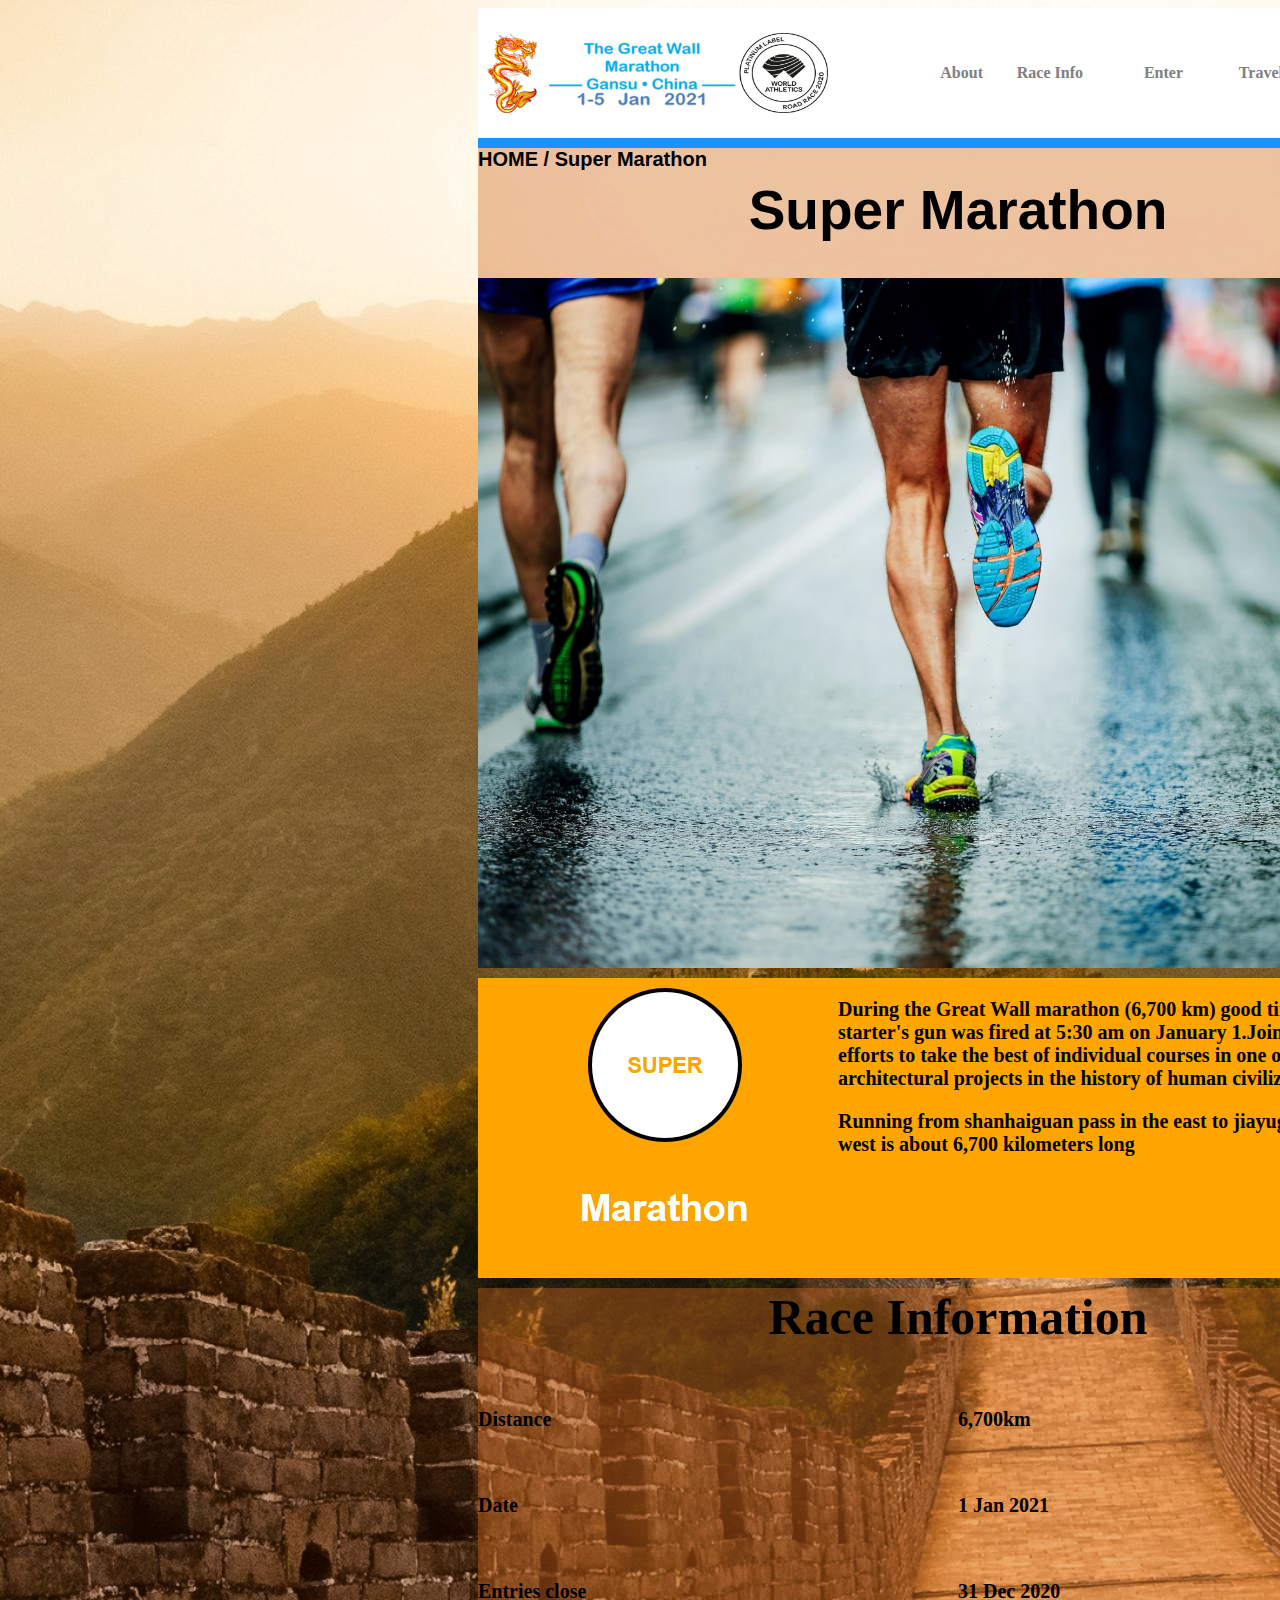
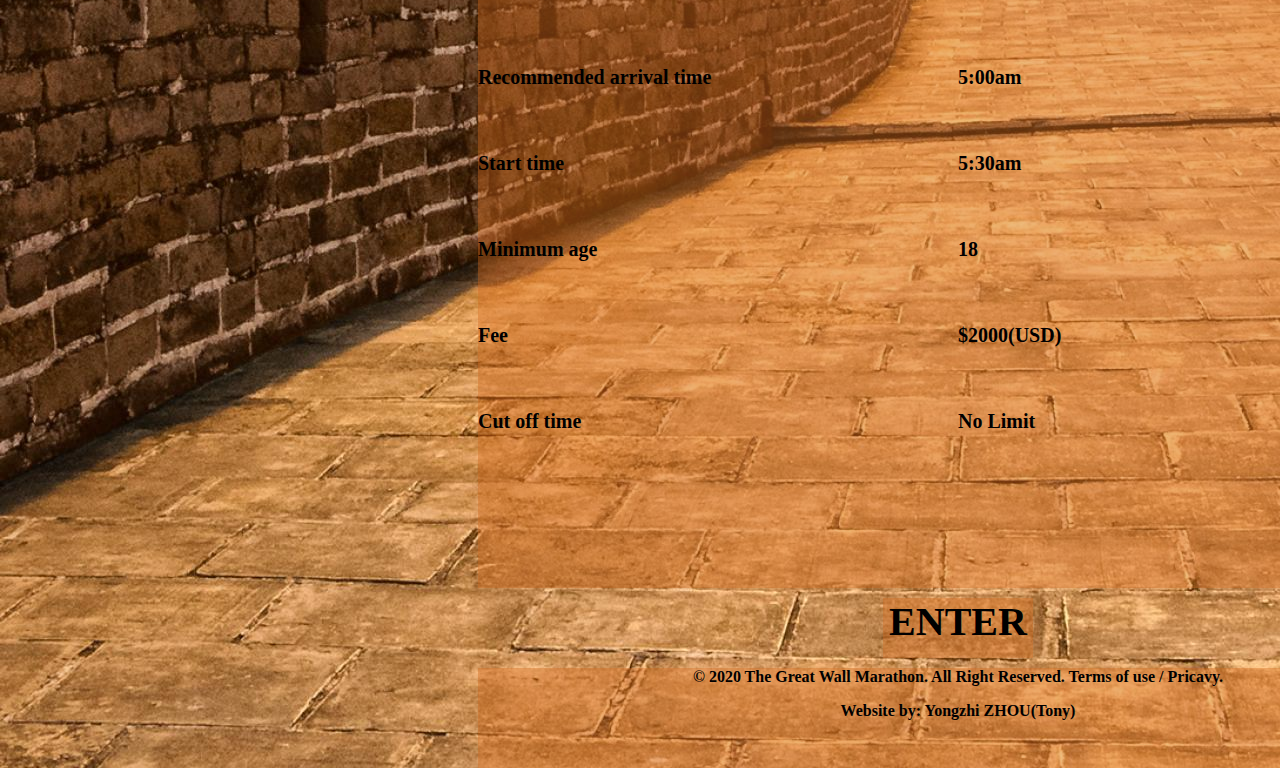
<file: HTML/Super.html>
<!DOCTYPE html>
<html lang="en">
<head>
    <meta charset="UTF-8">
    <meta name="viewport" content="width=device-width, initial-scale=1.0">
    <title>Document</title>
    <link rel="stylesheet" href="../CSS/Super.css">
</head>
<body>
    <div id="Header">
        <div class="Header-left">
            <img src="../Image/Title.png" > 
        </div>
        <div class="Header-right" >
            <div class="nav"id="intro">
                <ul class="first-menu">
                    <li class="first-list hover-area hover-area-about"><a class="first-nav" href="#">About</a></li>
                    <li class="first-list hover-area hover-area-race-info"><a class="first-nav" href="#">Race Info</a></li>
                    <li class="first-list hover-area hover-area-enter"><a class="first-nav" href="#">Enter</a></li>
                    <li class="first-list hover-area hover-area-travel"><a class="first-nav" href="#">Travel</a></li>
                    <li class="first-list hover-area hover-area-contact"><a class="first-nav" href="#">Contact</a></li>
                </ul>
            </div>
        </div>
    </div>

    <div class="bar hover-area"></div>
    
    <div id="submenu-content-area">
        <div class="sub-menu hover-area hover-area-about-content">
            <ul class="second-menu-1">
                <li class="second-list"><a href="../Index.html">HOME</a></li>
                <li class="second-list"><a href="../HTML/GreatWall.html">The Great Wall</a></li>
                <li class="second-list"><a href="../HTML/marathon.html">Marathon</a></li>
            </ul>
        </div>

        <div class="sub-menu hover-area hover-area-race-info-content">
            <ul class="second-menu-1">
                <li class="second-list"><a href="../HTML/Super.html">Super Marathon</a></li>
                <li class="second-list"><a href="../HTML/42km.html">42km Marathon</a></li>
                <li class="second-list"><a href="../HTML/5km.html">Travel Junior running</a></li>
            </ul>
        </div>

        <div class="sub-menu hover-area hover-area-enter-content">
            <ul class="second-menu-1">
                <li class="second-list"><a href="../HTML/Enter.html">Enter</a></li>
            </ul>
        </div>

        <div class="sub-menu hover-area hover-area-travel-content">
            <ul class="second-menu-1">
                <li class="second-list"><a href="../HTML/Planeticket.html">Flight</a></li>
                <li class="second-list"><a href="../HTML/Hotel.html">Hotel</a></li>
            </ul>
        </div>

        
        <div class="sub-menu hover-area hover-area-contact-content">
            <ul class="second-menu-1">
                <li class="second-list"><a href="../HTML/Contact.html">Contact</a></li>
            </ul>
        </div>
    </div>
    <div class="header_botton">
        <div class="header_botton_1">
            <a href="../Index.html">HOME</a> / Super Marathon
        </div>
        <div class="header_botton_2">
            Super Marathon

        </div>
    </div>
    <div class="main">
        <img src="../Image/run.jpg"/>
    </div>
    <div class="main_middle">
        
        <div class="main_middle_A">
            <img src="../Image/SUPER-sign.png"/>
           
        </div>
        <div class="main_middle_B">
            <p>During the Great Wall marathon (6,700 km) good time run, the starter's gun was fired at 5:30 am on January 1.Join thousands of efforts to take the best of individual courses in one of the greatest architectural projects in the history of human civilization.</p>
            <p>Running from shanhaiguan pass in the east to jiayuguan pass in the west is about 6,700 kilometers long</p>
        </div>
    </div>
    <div class="main_middle_1">Race Information</div>
    <div class="main_botton">
        <div class="main_botton_1">
            
            <p>Distance</p><br>
            
            <p>Date</p><br>

            
            <p>Entries close</p><br>
          
            <p>Recommended arrival time</p><br>
          
            <p>Start time</p><br>
           
            <p>Minimum age</p><br>
          
            <p>Fee</p><br>
           
            <p>Cut off time</p><br>
        </div>
        <div class="main_botton_2">
            <p>6,700km</p><br>
            <p>1 Jan 2021</p><br>
            <p>31 Dec 2020</p><br>
            <p>5:00am</p><br>
            <p>5:30am</p><br>
            <p>18</p><br>
            <p>$2000(USD)</p><br>
            <p>No Limit</p><br>
        </div>
    </div> 
    <div class="botton">
        <a href="../HTML/Enter.html">ENTER</a>
    </div>
    <div class="botton_botton">
        <p>© 2020 The Great Wall Marathon. All Right Reserved. Terms of use / Pricavy.</p>
        <p>Website by: Yongzhi ZHOU(Tony)</p>
    </div>
</body>

<script type="text/JavaScript" src="../Javascript/jquery-3.5.1.js"></script>
<script type="text/JavaScript" src="../Javascript/navigation chart C.js"></script>
<script type="text/JavaScript" src="../Javascript/navigation chart B.js"></script>

</html>
</file>
<file: CSS/42km.css>
body{
    width: 1900px;
    height: 2000px;
    background-image: url(../Image/backgroupimage.jpg);
    background-repeat: no-repeat;
}


a{
    text-decoration: none;
}
#Header {
    display: grid;
    width: 960px;
    height: 130px;
    grid-template-columns: 350px 610px;
    grid-template-rows: 130px;
    grid-column-gap: 0px;
    grid-row-gap: 0px;
    border: 1px;
    margin: 0 auto;
}

#Header [data-fixed="fixed"]{
    position: fixed;
    top:0;
    left: 0;
    margin: 0;
}

.Header-left {
    background-color:white;
    grid-area: 1 / 1 / 2 / 2;
}

.Header-right {
    background-color:white;
    grid-area: 1 / 2 / 2 / 3;
}

.Header-right img {
    width:330px; 
    height:120px;
}

.Header-left {
    background-color:white;
    grid-area: 1 / 1 / 2 / 2;
}

.Header-right {
    background-color:white;
    grid-area: 1 / 2 / 2 / 3;
}



#intro .first-nav {
    width: 100px;
    height: 130px;
    text-align: right;
    display: block;
    line-height: 130px;
    text-decoration: none;
    font-weight: bold;
    color:gray;
    display:block;
    font-weight: bold;
}


#intro .first-menu {
	display: flex;
    justify-content: center;
    text-align:center;
    position:relative;
}

#intro .first-list{
    width: 100px;
    text-align:center;
}

.bar {
    height: 10px;
    background-color: dodgerblue;
    
    width: 960px;
    margin: auto;
}


.sub-menu {
    background-color: deepskyblue;
    display: grid;
    grid-template-columns: 250px 250px 460px;
    grid-template-rows: 0px;
    max-height: 0;
    grid-column-gap: 0px;
    grid-row-gap: 0px;
    border-bottom-left-radius: 20px;
    border-bottom-right-radius: 20px;
    overflow-y: hidden;
    position: absolute;
    /* width: 960px; */
    left: 480px;
    /* right: 0; */
    z-index: 99999;
    transition: max-height .5s ease-in-out;
}

.sub-menu.open{
    grid-template-rows: 200px;
    max-height: 200px;
}

.second-menu-1 { 
    grid-area: 1 / 1 / 2 / 2;
    margin-top: 5%;
    margin-left: 15%;
 }


.second-menu-2{ 
    grid-area: 1 / 2 / 2 / 3;
    margin-top: 5%;
    margin-left: 15%;
 }

.second-list {
    padding: 10px 0;
}

.second-list a{
    color: white;
}

.second-list a:visited{
    color: white;
}

ul {
    list-style: none;
    padding: 0;
    margin: 0;
}

.header_botton{
    width: 960px;
    height: 130px;
    margin: 0 auto;   
    background-color: rgba(210,105,30,0.4); 
}

.header_botton a{
    text-decoration: none;
    color: black;   
}

.header_botton_1{
    width: 960px;
    height: 30px;
    margin: 0 auto;
    font-weight: bold;
    font-size: 20px;   
}

.header_botton_2{
    width: 960px;
    height: 100px;
    margin: 0 auto;
    font-weight: bold;
    font-size: 55px; 
    
    color: black;
    text-align: center;
}

.main{
    width: 960px;
    height: 690px;
    margin: 0 auto;
    background-color: blueviolet;
    margin-bottom: 10px;
    
}

.main img{
    width: 960px;
    height: 690px;
}

.main_middle {
    width: 960px;
    height: 300px;
    background-color: orange;
    margin: 0 auto;
    margin-bottom: 10px;
    
}



.main_middle_A{
    width: 360px;
    height: 300px;
    
    float: left;
   
}

.main_middle_A img {
    margin-left: 22%;
    margin-top: 10px;

}

.main_middle_B{
    width: 600px;
    height: 300px;
   
    float: left;
}

.main_middle_B p{
    font-weight: bold;
    font-size: 20px;
}

.main_middle_1{
    width: 960px;
    height: 100px;
    background-color: rgba(210,105,30,0.4);
    margin: 0 auto;
    font-weight: bold;
    font-size: 50px;
    font-family: 'Times New Roman', Times, serif;
    text-align: center;
    
}

.main_botton{
    width: 960px;
    height: 800px;
    margin: 0 auto;
    background-color: rgba(210,105,30,0.4);
    margin-bottom: 10px;
}

.main_botton_1{
    width: 480px;
    height: 800px;
  
    float: left;
    font-weight: bold;
    font-size: 20px;
}



.main_botton_2{
    width: 480px;
    height: 800px;
    
    float: left;
    font-weight: bold;
    font-size: 20px;
}

.botton{
    width: 150px;
    height: 60px;
    font-weight: bold;
    font-size: 40px;
    margin: 0 auto;
    text-align: center;
    background-color: rgba(210,105,30,0.4);
    
}

.botton a{
    text-decoration: none;
    color: black;

}

.botton_botton{
    width: 960px;
    height: 100px;
    margin: auto;
    background-color: rgba(210,105,30,0.4);
}

h1{
    font-size: 20px;
}

.botton_get{
    width: 60px;
    height: 25px;
    background-color: orangered;
    font-weight: bold;
    
    color: white;
    
}

.botton_botton p{
    text-align: center;
    font-weight: bold;
    margin-top: 10px;
}
</file>
<file: CSS/5km.css>
body{
    width: 1900px;
    height: 2000px;
    background-image: url(../Image/backgroupimage.jpg);
    background-repeat: no-repeat;
}


#Header {
    display: grid;
    width: 960px;
    height: 130px;
    grid-template-columns: 350px 610px;
    grid-template-rows: 130px;
    grid-column-gap: 0px;
    grid-row-gap: 0px;
    border: 1px;
    margin: 0 auto;
}

#Header [data-fixed="fixed"]{
    position: fixed;
    top:0;
    left: 0;
    margin: 0;
}

.Header-left {
    background-color:white;
    grid-area: 1 / 1 / 2 / 2;
}

.Header-right {
    background-color:white;
    grid-area: 1 / 2 / 2 / 3;
}

.Header-right img {
    width:330px; 
    height:120px;
}

.Header-left {
    background-color:white;
    grid-area: 1 / 1 / 2 / 2;
}

.Header-right {
    background-color:white;
    grid-area: 1 / 2 / 2 / 3;
}



#intro .first-nav {
    width: 100px;
    height: 130px;
    text-align: right;
    display: block;
    line-height: 130px;
    text-decoration: none;
    font-weight: bold;
    color:gray;
    display:block;
    font-weight: bold;
}


#intro .first-menu {
	display: flex;
    justify-content: center;
    text-align:center;
    position:relative;
}

#intro .first-list{
    width: 100px;
    text-align:center;
}

.bar {
    height: 10px;
    background-color: dodgerblue;
    
    width: 960px;
    margin: auto;
}


.sub-menu {
    background-color: deepskyblue;
    display: grid;
    grid-template-columns: 250px 250px 460px;
    grid-template-rows: 0px;
    max-height: 0;
    grid-column-gap: 0px;
    grid-row-gap: 0px;
    border-bottom-left-radius: 20px;
    border-bottom-right-radius: 20px;
    overflow-y: hidden;
    position: absolute;
    /* width: 960px; */
    left: 480px;
    /* right: 0; */
    z-index: 99999;
    transition: max-height .5s ease-in-out;
}

.sub-menu.open{
    grid-template-rows: 200px;
    max-height: 200px;
}

.second-menu-1 { 
    grid-area: 1 / 1 / 2 / 2;
    margin-top: 5%;
    margin-left: 15%;
 }


.second-menu-2{ 
    grid-area: 1 / 2 / 2 / 3;
    margin-top: 5%;
    margin-left: 15%;
 }

.second-list {
    padding: 10px 0;
}

.second-list a{
    color: white;
}

.second-list a:visited{
    color: white;
}

ul {
    list-style: none;
    padding: 0;
    margin: 0;
}

a{
    text-decoration: none;
}

.header_botton{
    width: 960px;
    height: 130px;
    margin: 0 auto;   
    background-color: rgba(210,105,30,0.4); 
}

.header_botton a{
    text-decoration: none;
    color: black;   
}

.header_botton_1{
    width: 960px;
    height: 30px;
    margin: 0 auto;
    font-weight: bold;
    font-size: 20px;   
}

.header_botton_2{
    width: 960px;
    height: 100px;
    margin: 0 auto;
    font-weight: bold;
    font-size: 55px; 
    
    color: black;
    text-align: center;
}


.main{
    width: 960px;
    height: 690px;
    margin: 0 auto;
    background-color: blueviolet;
    margin-bottom: 10px;
    
}

.main img{
    width: 960px;
    height: 690px;
}

.main_middle {
    width: 960px;
    height: 300px;
    background-color: orange;
    margin: 0 auto;
    
}



.main_middle_A{
    width: 360px;
    height: 300px;
   
    float: left;
   
}

.main_middle_A img {
    margin-left: 22%;
    margin-top: 10px;

}

.main_middle_B{
    width: 600px;
    height: 300px;
    
    float: left;
}

.main_middle_B p{
    font-weight: bold;
    font-size: 20px;
}

.main_middle_1{
    width: 960px;
    height: 100px;
    background-color: rgba(210,105,30,0.4);
    margin: 0 auto;
    font-weight: bold;
    font-size: 50px;
    font-family: 'Times New Roman', Times, serif;
    text-align: center;
    
}

.main_botton{
    width: 960px;
    height: 800px;
    margin: 0 auto;
    background-color: rgba(210,105,30,0.4);
    margin-bottom: 10px;
}

.main_botton_1{
    width: 480px;
    height: 800px;
  
    float: left;
    font-weight: bold;
    font-size: 20px;
}



.main_botton_2{
    width: 480px;
    height: 800px;
    
    float: left;
    font-weight: bold;
    font-size: 20px;
}

.botton{
    width: 150px;
    height: 60px;
    font-weight: bold;
    font-size: 40px;
    margin: 0 auto;
    text-align: center;
    background-color: rgba(210,105,30,0.4);
    
}

.botton a{
    text-decoration: none;
    color: black;

}

.botton_botton{
    width: 960px;
    height: 100px;
    margin: auto;
    background-color: rgba(210,105,30,0.4);
}

h1{
    font-size: 20px;
}

.botton_get{
    width: 60px;
    height: 25px;
    background-color: orangered;
    font-weight: bold;
    
    color: white;
    
}

.botton_botton p{
    text-align: center;
    font-weight: bold;
    margin-top: 10px;
}
</file>
<file: CSS/Contact.css>
#Header {
    display: grid;
    width: 960px;
    height: 130px;
    grid-template-columns: 350px 610px;
    grid-template-rows: 130px;
    grid-column-gap: 0px;
    grid-row-gap: 0px;
    border: 1px;
    margin: 0 auto;
}

a{
    text-decoration: none;
}

#Header [data-fixed="fixed"]{
    position: fixed;
    top:0;
    left: 0;
    margin: 0;
}

.Header-left {
    background-color:white;
    grid-area: 1 / 1 / 2 / 2;
}

.Header-right {
    background-color:white;
    grid-area: 1 / 2 / 2 / 3;
}

img {
    width:330px; 
    height:120px;
}

.Header-left {
    background-color:white;
    grid-area: 1 / 1 / 2 / 2;
}

.Header-right {
    background-color:white;
    grid-area: 1 / 2 / 2 / 3;
}

#intro .first-nav {
    width: 100px;
    height: 130px;
    text-align: right;
    display: block;
    line-height: 130px;
    text-decoration: none;
    font-weight: bold;
    color:gray;
    display:block;
    font-weight: bold;
}

#intro .first-menu {
	display: flex;
    justify-content: center;
    text-align:center;
    position:relative;
}

#intro .first-list{
    width: 100px;
    text-align:center;
}

.bar {
    height: 10px;
    background-color: dodgerblue;   
    width: 960px;
    margin: auto;
}


.sub-menu {
    background-color: deepskyblue;
    display: grid;
    grid-template-columns: 250px 250px 460px;
    grid-template-rows: 0px;
    max-height: 0;
    grid-column-gap: 0px;
    grid-row-gap: 0px;
    border-bottom-left-radius: 20px;
    border-bottom-right-radius: 20px;
    overflow-y: hidden;
    position: absolute;
    left: 480px;
    z-index: 99999;
    transition: max-height .5s ease-in-out;
}

.sub-menu.open{
    grid-template-rows: 200px;
    max-height: 200px;
}

.second-menu-1 { 
    grid-area: 1 / 1 / 2 / 2;
    margin-top: 5%;
    margin-left: 15%;
 }


.second-menu-2{ 
    grid-area: 1 / 2 / 2 / 3;
    margin-top: 5%;
    margin-left: 15%;
 }

.second-list {
    padding: 10px 0;
}

.second-list a{
    color: white;
}

.second-list a:visited{
    color: white;
}

ul {
    list-style: none;
    padding: 0;
    margin: 0;
}

body{
    width: 1900px;
    height: 2000px;
    background-image: url(../Image/backgroupimage.jpg);
    background-repeat: no-repeat;
}

.header_botton{
    width: 960px;
    height: 130px;
    margin: 0 auto;
    background-color: rgba(210,105,30,0.4);
}

.header_botton_1{
    width: 960px;
    height: 30px;
    margin: 0 auto;
    font-weight: bold;
    font-size: 20px;
    font-family: Arial, Helvetica, sans-serif;
     
}
.header_botton_1 a{
    text-decoration: none;
    color: black;
    font-family: Arial, Helvetica, sans-serif;
     
}

.header_botton_2{
    width: 960px;
    height: 100px;
    margin: 0 auto;
    font-weight: bold;
    font-size: 55px; 
    font-family: Arial, Helvetica, sans-serif;
    color:black;
    text-align: center;
}

.main{
    width: 960px;
    height: 690px;
    margin: 0 auto;
    background-color: blueviolet;
}

.main img{
    width: 960px;
    height: 690px;
}

.botton{
    width: 960px;
    height: 600px;
    margin: 0 auto;
    background-color: rgba(210,105,30,0.4);
}

.botton_middle{
    width: 960px;
    height: 400px;
    margin: 0 auto;
    background-color: rgba(210,105,30,0.4);
    font-weight: bold; 
}

.botton_botton{
    width: 960px;
    height: 100px;
    margin: auto;
    background-color: orange;
}

h1{
    font-size: 20px;
}

.botton_get{
    width: 960px;
    height: 25px;
    margin-top: 10px;
    font-weight: bold;  
    color: white;
    margin: auto;   
}

.botton_get a{  
    background-color: orangered;
    font-weight: bold;
    text-decoration: none;
    color: white;   
}

.botton_botton p{
    text-align: center;
    font-weight: bold;
}

.botton_botton {
    background-color: rgba(210,105,30,0.4);
}
</file>
<file: CSS/enter.css>
body{
    width: 1900px;
    height: 2000px;
    background-image: url(../Image/backgroupimage.jpg);
    background-repeat: no-repeat;
}

a{
    text-decoration: none;
}

#Header {
    display: grid;
    width: 960px;
    height: 130px;
    grid-template-columns: 350px 610px;
    grid-template-rows: 130px;
    grid-column-gap: 0px;
    grid-row-gap: 0px;
    border: 1px;
    margin: 0 auto;
}

#Header [data-fixed="fixed"]{
    position: fixed;
    top:0;
    left: 0;
    margin: 0;
}

.Header-left {
    background-color:white;
    grid-area: 1 / 1 / 2 / 2;
}

.Header-right {
    background-color:white;
    grid-area: 1 / 2 / 2 / 3;
}

.Header-right img {
    width:330px; 
    height:120px;
}

.Header-left {
    background-color:white;
    grid-area: 1 / 1 / 2 / 2;
}

.Header-right {
    background-color:white;
    grid-area: 1 / 2 / 2 / 3;
}



#intro .first-nav {
    width: 100px;
    height: 130px;
    text-align: right;
    display: block;
    line-height: 130px;
    text-decoration: none;
    font-weight: bold;
    color:gray;
    display:block;
    font-weight: bold;
}


#intro .first-menu {
	display: flex;
    justify-content: center;
    text-align:center;
    position:relative;
}

#intro .first-list{
    width: 100px;
    text-align:center;
}

.bar {
    height: 10px;
    background-color: dodgerblue;
    
    width: 960px;
    margin: auto;
}


.sub-menu {
    background-color: deepskyblue;
    display: grid;
    grid-template-columns: 250px 250px 460px;
    grid-template-rows: 0px;
    max-height: 0;
    grid-column-gap: 0px;
    grid-row-gap: 0px;
    border-bottom-left-radius: 20px;
    border-bottom-right-radius: 20px;
    overflow-y: hidden;
    position: absolute;
    /* width: 960px; */
    left: 480px;
    /* right: 0; */
    z-index: 99999;
    transition: max-height .5s ease-in-out;
}

.sub-menu.open{
    grid-template-rows: 200px;
    max-height: 200px;
}

.second-menu-1 { 
    grid-area: 1 / 1 / 2 / 2;
    margin-top: 5%;
    margin-left: 15%;
 }


.second-menu-2{ 
    grid-area: 1 / 2 / 2 / 3;
    margin-top: 5%;
    margin-left: 15%;
 }

.second-list {
    padding: 10px 0;
}

.second-list a{
    color: white;
}

.second-list a:visited{
    color: white;
}

ul {
    list-style: none;
    padding: 0;
    margin: 0;
}


.header_botton{
    width: 960px;
    height: 130px;
    margin: 0 auto;
    background-color: rgba(210,105,30,0.4);
}

.header_botton_1{
    width: 960px;
    height: 30px;
    margin: 0 auto;
    font-weight: bold;
    font-size: 20px;
    font-family: Arial, Helvetica, sans-serif;
     
}
.header_botton_1 a{
    text-decoration: none;
    color: black;
    font-family: Arial, Helvetica, sans-serif;
     
}

.header_botton_2{
    width: 960px;
    height: 100px;
    margin: 0 auto;
    font-weight: bold;
    font-size: 55px; 
    font-family: Arial, Helvetica, sans-serif;
    color:black;
    text-align: center;
}

.main{
    width: 960px;
    height: 690px;
    margin: 0 auto;
    background-color: blueviolet;
    margin-bottom: 10px;
    
}

.main img{
    width: 960px;
    height: 690px;
}

.main_middle {
    width: 960px;
    height: 1000px;
    background-color: rgba(210,105,30,0.4);
    margin: 0 auto;
    
}

.main_middle form {
    font-weight: bold;
}

.botton{
    margin: 0 auto;
}



.botton_botton{
    width: 960px;
    height: 100px;
    margin: auto;
    background-color: rgba(210,105,30,0.4);
}




.botton_botton p{
    text-align: center;
    font-weight: bold;
    margin-top: 10px;
}
</file>
<file: CSS/GreatWall.css>
body{
    width: 1900px;
    height: 2000px;
    background-image: url(../Image/backgroupimage.jpg);
    background-repeat: no-repeat;
}

a{
    text-decoration: none;
}

#Header {
    display: grid;
    width: 960px;
    height: 130px;
    grid-template-columns: 350px 610px;
    grid-template-rows: 130px;
    grid-column-gap: 0px;
    grid-row-gap: 0px;
    border: 1px;
    margin: 0 auto;
}

#Header [data-fixed="fixed"]{
    position: fixed;
    top:0;
    left: 0;
    margin: 0;
}

.Header-left {
    background-color:white;
    grid-area: 1 / 1 / 2 / 2;
}

.Header-right {
    background-color:white;
    grid-area: 1 / 2 / 2 / 3;
}

.Header-right img {
    width:330px; 
    height:120px;
}

.Header-left {
    background-color:white;
    grid-area: 1 / 1 / 2 / 2;
}

.Header-right {
    background-color:white;
    grid-area: 1 / 2 / 2 / 3;
}



#intro .first-nav {
    width: 100px;
    height: 130px;
    text-align: right;
    display: block;
    line-height: 130px;
    text-decoration: none;
    font-weight: bold;
    color:gray;
    display:block;
    font-weight: bold;
}


#intro .first-menu {
	display: flex;
    justify-content: center;
    text-align:center;
    position:relative;
}

#intro .first-list{
    width: 100px;
    text-align:center;
}

.bar {
    height: 10px;
    background-color: dodgerblue;
    
    width: 960px;
    margin: auto;
}


.sub-menu {
    background-color: deepskyblue;
    display: grid;
    grid-template-columns: 250px 250px 460px;
    grid-template-rows: 0px;
    max-height: 0;
    grid-column-gap: 0px;
    grid-row-gap: 0px;
    border-bottom-left-radius: 20px;
    border-bottom-right-radius: 20px;
    overflow-y: hidden;
    position: absolute;
    /* width: 960px; */
    left: 480px;
    /* right: 0; */
    z-index: 99999;
    transition: max-height .5s ease-in-out;
}

.sub-menu.open{
    grid-template-rows: 200px;
    max-height: 200px;
}

.second-menu-1 { 
    grid-area: 1 / 1 / 2 / 2;
    margin-top: 5%;
    margin-left: 15%;
 }


.second-menu-2{ 
    grid-area: 1 / 2 / 2 / 3;
    margin-top: 5%;
    margin-left: 15%;
 }

.second-list {
    padding: 10px 0;
}

.second-list a{
    color: white;
}

.second-list a:visited{
    color: white;
}

ul {
    list-style: none;
    padding: 0;
    margin: 0;
}

.header_botton{
    width: 960px;
    height: 130px;
    margin: 0 auto;
    background-color: rgba(210,105,30,0.4);
}

.header_botton_1{
    width: 960px;
    height: 30px;
    margin: 0 auto;
    font-weight: bold;
    font-size: 20px;
    font-family: Arial, Helvetica, sans-serif;
     
}
.header_botton_1 a{
    text-decoration: none;
    color: black;
    font-family: Arial, Helvetica, sans-serif;
     
}

.header_botton_2{
    width: 960px;
    height: 100px;
    margin: 0 auto;
    font-weight: bold;
    font-size: 55px; 
    font-family: Arial, Helvetica, sans-serif;
    color:black;
    text-align: center;
}

.main_top {
    width: 960px;
    height: 690px;
    margin-bottom: 10px;
    margin: auto;
}

.main_middle{
    width: 960px;
    height: 300px;
    margin-top: 10px;
    margin: 0 auto;
    background-color: rgba(210,105,30,0.4);
}

.main_middle p{
    font-size: 20px;
    font-weight: bold;
   
    font-size: 20px;

}

.botton_top {   
    width: 960px;
    height: 100px;
    color: orange;
    margin: 0 auto;
    font-family: Verdana, Geneva, Tahoma, sans-serif;
    font-weight: bold;
    text-align: center;
    font-size: 30px;

}

.botton_top p {   
    font-size: 20px;
    font-weight: bold;
    text-align: center;
    font-size: 45px;

}

.botton {
    width: 960px;
    height: 400px;
    text-align: center;
    margin: auto;
    border: 1px;
    background-color: rgba(210,105,30,0.4);
    margin-bottom: 140px;
    
}

.botton p{
    font-size: 20px;
    font-weight: bold;
    text-align: center;
    font-size: 18px;
}

.Body-left {
    width: 320px;
    height: 400px;
    
    
   
    float: left;  
}

.botton img{
    margin: 20px;
    width: 250px;
    height: 250px;
}

.Body-middle {
    width: 320px;
    height: 400px;
   
    float: left; 
}

.Body-right {
    width: 320px;
    height: 400px;
    
    float: left;
}

.Footer {
    width: 960px;
    height: 100px;
    margin: auto;
    background-color: rgba(210,105,30,0.4);
 }    

.Footer p{
    font-size: 20px;
    font-weight: bold;
    text-align: center;
}
</file>
<file: CSS/marathon.css>
body{
    width: 1900px;
    height: 2000px;
    background-image: url(../Image/backgroupimage.jpg);
    background-repeat: no-repeat;
}

a{
    text-decoration: none;
}

#Header {
    display: grid;
    width: 960px;
    height: 130px;
    grid-template-columns: 350px 610px;
    grid-template-rows: 130px;
    grid-column-gap: 0px;
    grid-row-gap: 0px;
    border: 1px;
    margin: 0 auto;
}

#Header [data-fixed="fixed"]{
    position: fixed;
    top:0;
    left: 0;
    margin: 0;
}

.Header-left {
    background-color:white;
    grid-area: 1 / 1 / 2 / 2;
}

.Header-right {
    background-color:white;
    grid-area: 1 / 2 / 2 / 3;
}

.Header-right img {
    width:330px; 
    height:120px;
}

.Header-left {
    background-color:white;
    grid-area: 1 / 1 / 2 / 2;
}

.Header-right {
    background-color:white;
    grid-area: 1 / 2 / 2 / 3;
}



#intro .first-nav {
    width: 100px;
    height: 130px;
    text-align: right;
    display: block;
    line-height: 130px;
    text-decoration: none;
    font-weight: bold;
    color:gray;
    display:block;
    font-weight: bold;
}


#intro .first-menu {
	display: flex;
    justify-content: center;
    text-align:center;
    position:relative;
}

#intro .first-list{
    width: 100px;
    text-align:center;
}

.bar {
    height: 10px;
    background-color: dodgerblue;
    
    width: 960px;
    margin: auto;
}


.sub-menu {
    background-color: deepskyblue;
    display: grid;
    grid-template-columns: 250px 250px 460px;
    grid-template-rows: 0px;
    max-height: 0;
    grid-column-gap: 0px;
    grid-row-gap: 0px;
    border-bottom-left-radius: 20px;
    border-bottom-right-radius: 20px;
    overflow-y: hidden;
    position: absolute;
    /* width: 960px; */
    left: 480px;
    /* right: 0; */
    z-index: 99999;
    transition: max-height .5s ease-in-out;
}

.sub-menu.open{
    grid-template-rows: 200px;
    max-height: 200px;
}

.second-menu-1 { 
    grid-area: 1 / 1 / 2 / 2;
    margin-top: 5%;
    margin-left: 15%;
 }


.second-menu-2{ 
    grid-area: 1 / 2 / 2 / 3;
    margin-top: 5%;
    margin-left: 15%;
 }

.second-list {
    padding: 10px 0;
}

.second-list a{
    color: white;
}

.second-list a:visited{
    color: white;
}

ul {
    list-style: none;
    padding: 0;
    margin: 0;
}


.header_botton{
    width: 960px;
    height: 130px;
    margin: 0 auto;
    background-color: rgba(210,105,30,0.4);
}

.header_botton_1{
    width: 960px;
    height: 30px;
    margin: 0 auto;
    font-weight: bold;
    font-size: 20px;
    font-family: Arial, Helvetica, sans-serif;
     
}
.header_botton_1 a{
    text-decoration: none;
    color: black;
    font-family: Arial, Helvetica, sans-serif;
     
}

.header_botton_2{
    width: 960px;
    height: 100px;
    margin: 0 auto;
    font-weight: bold;
    font-size: 55px; 
    font-family: Arial, Helvetica, sans-serif;
    color:black;
    text-align: center;
}


.main_top {
    width: 960px;
    height: 690px;
    margin-bottom: 10px;
    margin: auto;
}

.main_middle{
    width: 960px;
    height: 300px;
    margin-top: 10px;
    margin: 0 auto;
    background-color: rgba(210,105,30,0.4);
}

.main_middle p{
    font-size: 20px;
    font-weight: bold;
   
    font-size: 20px;

}


.botton_top {   
    width: 960px;
    height: 100px;
    color: orange;
    margin: 0 auto;
    font-family: Verdana, Geneva, Tahoma, sans-serif;
    font-weight: bold;
    text-align: center;
    font-size: 30px;

}

.botton_top {   
    font-weight: bold;
    font-size: 100px;

}

.botton_top p {   
    font-size: 20px;
    font-weight: bold;
    text-align: center;
    font-size: 45px;

}

.botton {
    width: 960px;
    height: 400px;
    text-align: center;
    margin: auto;
    border: 1px;
    margin-bottom: 140px;
    background-color: rgba(210,105,30,0.4);
}

.Body-left {
    width: 320px;
    height: 400px;
    
    
   
    float: left;  
}

.botton img{
    margin: 20px;
    width: 250px;
    height: 250px;
}

.botton p{
    font-size: 20px;
    font-weight: bold;
    text-align: center;
    font-size: 18px;
}

.Body-middle {
    width: 320px;
    height: 400px;
    
    float: left; 
}

.Body-right {
    width: 320px;
    height: 400px;
    
    float: left;
}

.Footer {
    width: 960px;
    height: 100px;
    margin: auto;
    background-color: rgba(210,105,30,0.4);
 }    

.Footer p{
    font-size: 20px;
    font-weight: bold;
    text-align: center;
}
</file>
<file: CSS/Planeticket.css>
body{
    width: 1900px;
    height: 1500px;
    background-image: url(../Image/backgroupimage.jpg);
    background-repeat: no-repeat;
}

a{
    text-decoration: none;
}

#Header {
    display: grid;
    width: 960px;
    height: 130px;
    grid-template-columns: 350px 610px;
    grid-template-rows: 130px;
    grid-column-gap: 0px;
    grid-row-gap: 0px;
    border: 1px;
    margin: 0 auto;
}

#Header [data-fixed="fixed"]{
    position: fixed;
    top:0;
    left: 0;
    margin: 0;
}

.Header-left {
    background-color:white;
    grid-area: 1 / 1 / 2 / 2;
}

.Header-right {
    background-color:white;
    grid-area: 1 / 2 / 2 / 3;
}

img {
    width:330px; 
    height:120px;
}

.Header-left {
    background-color:white;
    grid-area: 1 / 1 / 2 / 2;
}

.Header-right {
    background-color:white;
    grid-area: 1 / 2 / 2 / 3;
}



#intro .first-nav {
    width: 100px;
    height: 130px;
    text-align: right;
    display: block;
    line-height: 130px;
    text-decoration: none;
    font-weight: bold;
    color:gray;
    display:block;
    font-weight: bold;
}


#intro .first-menu {
	display: flex;
    justify-content: center;
    text-align:center;
    position:relative;
}

#intro .first-list{
    width: 100px;
    text-align:center;
}

.bar {
    height: 10px;
    background-color: dodgerblue;
    
    width: 960px;
    margin: auto;
}


.sub-menu {
    background-color: deepskyblue;
    display: grid;
    grid-template-columns: 250px 250px 460px;
    grid-template-rows: 0px;
    max-height: 0;
    grid-column-gap: 0px;
    grid-row-gap: 0px;
    border-bottom-left-radius: 20px;
    border-bottom-right-radius: 20px;
    overflow-y: hidden;
    position: absolute;
    /* width: 960px; */
    left: 480px;
    /* right: 0; */
    z-index: 99999;
    transition: max-height .5s ease-in-out;
}

.sub-menu.open{
    grid-template-rows: 200px;
    max-height: 200px;
}

.second-menu-1 { 
    grid-area: 1 / 1 / 2 / 2;
    margin-top: 5%;
    margin-left: 15%;
 }


.second-menu-2{ 
    grid-area: 1 / 2 / 2 / 3;
    margin-top: 5%;
    margin-left: 15%;
 }

.second-list {
    padding: 10px 0;
}

.second-list a{
    color: white;
}

.second-list a:visited{
    color: white;
}

ul {
    list-style: none;
    padding: 0;
    margin: 0;
}

.header_botton{
    width: 960px;
    height: 130px;
    margin: 0 auto;
    background-color: rgba(210,105,30,0.4);
}

.header_botton_1{
    width: 960px;
    height: 30px;
    margin: 0 auto;
    font-weight: bold;
    font-size: 20px;
    font-family: Arial, Helvetica, sans-serif;
     
}
.header_botton_1 a{
    text-decoration: none;
    color: black;
    font-family: Arial, Helvetica, sans-serif;
     
}

.header_botton_2{
    width: 960px;
    height: 100px;
    margin: 0 auto;
    font-weight: bold;
    font-size: 55px; 
    font-family: Arial, Helvetica, sans-serif;
    color:black;
    text-align: center;
}

.main{
    width: 960px;
    height: 690px;
    margin: 0 auto;
    
}

.main img{
    width: 960px;
    height: 690px;
}



.botton{
    width: 960px;
    height: 120px;
    margin: 0 auto;
    
}

.botton p{
    background-color: rgba(210,105,30,0.4);
    font-weight: bold;
    font-size: 15px;
    
}

.botton_middle{
    width: 960px;
    height: 30px;
    margin: 0 auto;
    background-color: rgba(210,105,30,0.4);
    
   
}

.botton_mid{
    width: 960px;
    height: 100px;
    margin: 0 auto;
   
}

.botton_mid p{
    width: 960px;
    height: 100px;
    margin: 0 auto;
    background-color: rgba(210,105,30,0.4);
    font-weight: bold;
    margin-top: 10px;
}

.botton_bot{
    
    width: 960px;
    height: 25px;
    margin: 0 auto;
    background-color: orangered;
    font-weight: bold;
    color: white;
    text-align: center;
    margin-bottom: 100px;

   
}

.botton_bot a{
    
   text-decoration: none;

   
}

.botton_botton{
    width: 960px;
    height: 100px;
    margin: auto;
    background-color: rgba(210,105,30,0.4);
}

h1{
    font-size: 20px;
}



 .botton_botton p{
    text-align: center;
    font-weight: bold;
    font-size: 20px;
}
</file>
<file: CSS/Super.css>
body{
    width: 1900px;
    height: 2000px;
    background-image: url(../Image/backgroupimage.jpg);
    background-repeat: no-repeat;
}

a{
    text-decoration: none;
}

#Header {
    display: grid;
    width: 960px;
    height: 130px;
    grid-template-columns: 350px 610px;
    grid-template-rows: 130px;
    grid-column-gap: 0px;
    grid-row-gap: 0px;
    border: 1px;
    margin: 0 auto;
}

#Header [data-fixed="fixed"]{
    position: fixed;
    top:0;
    left: 0;
    margin: 0;
}

.Header-left {
    background-color:white;
    grid-area: 1 / 1 / 2 / 2;
}

.Header-right {
    background-color:white;
    grid-area: 1 / 2 / 2 / 3;
}

.Header-right img {
    width:330px; 
    height:120px;
}

.Header-left {
    background-color:white;
    grid-area: 1 / 1 / 2 / 2;
}

.Header-right {
    background-color:white;
    grid-area: 1 / 2 / 2 / 3;
}



#intro .first-nav {
    width: 100px;
    height: 130px;
    text-align: right;
    display: block;
    line-height: 130px;
    text-decoration: none;
    font-weight: bold;
    color:gray;
    display:block;
    font-weight: bold;
}


#intro .first-menu {
	display: flex;
    justify-content: center;
    text-align:center;
    position:relative;
}

#intro .first-list{
    width: 100px;
    text-align:center;
}

.bar {
    height: 10px;
    background-color: dodgerblue;
    
    width: 960px;
    margin: auto;
}


.sub-menu {
    background-color: deepskyblue;
    display: grid;
    grid-template-columns: 250px 250px 460px;
    grid-template-rows: 0px;
    max-height: 0;
    grid-column-gap: 0px;
    grid-row-gap: 0px;
    border-bottom-left-radius: 20px;
    border-bottom-right-radius: 20px;
    overflow-y: hidden;
    position: absolute;
    /* width: 960px; */
    left: 480px;
    /* right: 0; */
    z-index: 99999;
    transition: max-height .5s ease-in-out;
}

.sub-menu.open{
    grid-template-rows: 200px;
    max-height: 200px;
}

.second-menu-1 { 
    grid-area: 1 / 1 / 2 / 2;
    margin-top: 5%;
    margin-left: 15%;
 }


.second-menu-2{ 
    grid-area: 1 / 2 / 2 / 3;
    margin-top: 5%;
    margin-left: 15%;
 }

.second-list {
    padding: 10px 0;
}

.second-list a{
    color: white;
}

.second-list a:visited{
    color: white;
}

ul {
    list-style: none;
    padding: 0;
    margin: 0;
}


.header_botton{
    width: 960px;
    height: 130px;
    margin: 0 auto;
    background-color: rgba(210,105,30,0.4);
}

.main{
    width: 960px;
    height: 690px;
    margin: 0 auto;
    background-color: blueviolet;
    margin-bottom: 10px;
    
}

.main img{
    width: 960px;
    height: 690px;
}

.main_middle {
    width: 960px;
    height: 300px;
    background-color: orange;
    margin: 0 auto;
    margin-bottom: 10px;
    
}



.main_middle_A{
    width: 360px;
    height: 300px;
    
    float: left;
   
}

.main_middle_A img {
    margin-left: 22%;
    margin-top: 10px;

}

.main_middle_B{
    width: 600px;
    height: 300px;
    
    float: left;
}

.main_middle_B p{
    font-weight: bold;
    font-size: 20px;
}

.main_middle_1{
    width: 960px;
    height: 100px;
    background-color: rgba(210,105,30,0.4);
    margin: 0 auto;
    font-weight: bold;
    font-size: 50px;
    font-family: 'Times New Roman', Times, serif;
    text-align: center;
    
}

.main_botton{
    width: 960px;
    height: 800px;
    margin: 0 auto;
    margin-bottom: 10px;
}

.main_botton_1{
    width: 480px;
    height: 800px;
    background-color: rgba(210,105,30,0.4);
    float: left;
    font-weight: bold;
    font-size: 20px;
}



.main_botton_2{
    width: 480px;
    height: 800px;
    background-color: rgba(210,105,30,0.4);
    float: left;
    font-weight: bold;
    font-size: 20px;
}

.botton{
    width: 150px;
    height: 60px;
    font-weight: bold;
    font-size: 40px;
    margin: 0 auto;
    text-align: center;
    background-color: rgba(210,105,30,0.4);
    
}

.botton a{
    color: black;
    text-decoration: none;
}

.botton_botton{
    width: 960px;
    height: 100px;
    margin: auto;
    background-color: rgba(210,105,30,0.4);
}

.header_botton_1{
    width: 960px;
    height: 30px;
    margin: 0 auto;
    font-weight: bold;
    font-size: 20px;
    font-family: Arial, Helvetica, sans-serif;
     
}
.header_botton_1 a{
    text-decoration: none;
    color: black;
    font-family: Arial, Helvetica, sans-serif;
     
}

.header_botton_2{
    width: 960px;
    height: 100px;
    margin: 0 auto;
    font-weight: bold;
    font-size: 55px; 
    font-family: Arial, Helvetica, sans-serif;
    color:black;
    text-align: center;
}

h1{
    font-size: 20px;
}

.botton_get{
    width: 60px;
    height: 25px;
    background-color: orangered;
    font-weight: bold;
    
    color: white;
    
}

.botton_botton p{
    text-align: center;
    font-weight: bold;
    margin-top: 10px;
}
</file>
